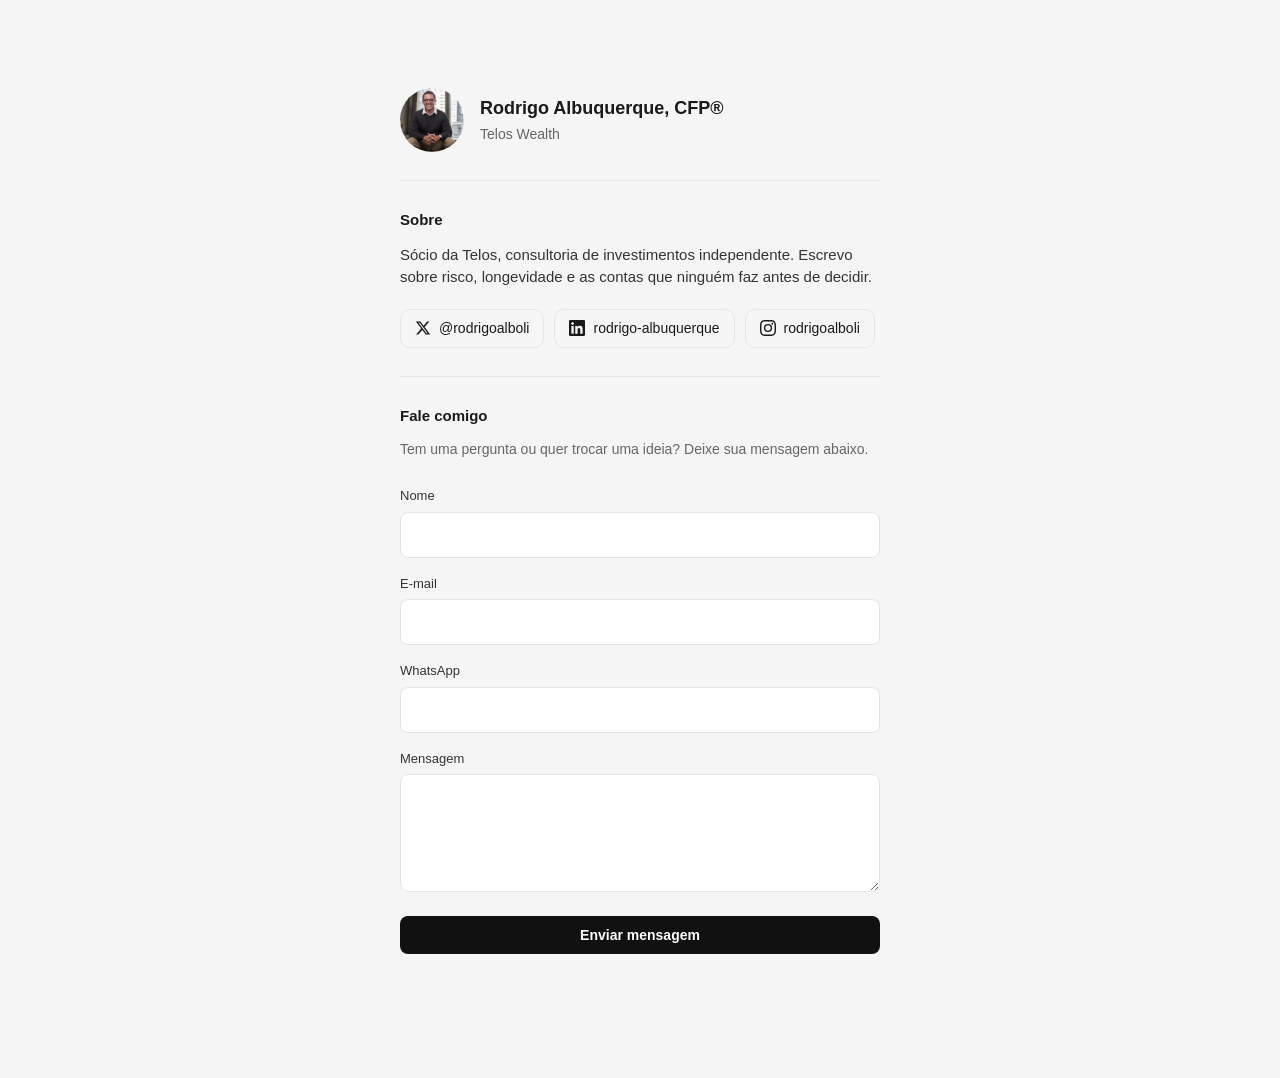
<file: index.html>
<!DOCTYPE html>
<html lang="pt-BR">
<head>
  <meta charset="UTF-8" />
  <meta name="viewport" content="width=device-width, initial-scale=1.0" />
  <title>Rodrigo Albuquerque</title>
  <meta name="description" content="Rodrigo Albuquerque — Sócio da Telos, consultoria de investimentos independente." />
  <link rel="icon" href="data:,">
  <link rel="stylesheet" href="style.css" />
</head>
<body>
  <main class="card">
    <header class="profile">
      <img class="avatar" src="images/rodrigo.jpg" alt="Foto de Rodrigo Albuquerque" />
      <div class="profile-text">
        <h1>Rodrigo Albuquerque, CFP®</h1>
        <p class="title">Telos Wealth</p>
      </div>
    </header>

    <hr />

    <section>
      <h2>Sobre</h2>
      <p class="bio">
        Sócio da Telos, consultoria de investimentos independente. Escrevo sobre
        risco, longevidade e as contas que ninguém faz antes de decidir.
      </p>

      <div class="social-links">
        <a class="social-btn" href="https://x.com/rodrigoalboli" target="_blank" rel="noopener noreferrer">
          <svg viewBox="0 0 24 24" width="16" height="16" fill="currentColor" aria-hidden="true"><path d="M18.244 2.25h3.308l-7.227 8.26 8.502 11.24H16.17l-5.214-6.817L4.99 21.75H1.68l7.73-8.835L1.254 2.25H8.08l4.713 6.231zm-1.161 17.52h1.833L7.084 4.126H5.117z"/></svg>
          <span>@rodrigoalboli</span>
        </a>
        <a class="social-btn" href="https://www.linkedin.com/in/rodrigo-albuquerque-cfp%C2%AE-41a1ba90/" target="_blank" rel="noopener noreferrer">
          <svg viewBox="0 0 24 24" width="16" height="16" fill="currentColor" aria-hidden="true"><path d="M20.447 20.452h-3.554v-5.569c0-1.328-.027-3.037-1.852-3.037-1.853 0-2.136 1.446-2.136 2.939v5.667H9.351V9h3.414v1.561h.046c.477-.9 1.637-1.85 3.37-1.85 3.601 0 4.267 2.37 4.267 5.455v6.286zM5.337 7.433c-1.144 0-2.063-.926-2.063-2.065 0-1.138.92-2.063 2.063-2.063 1.14 0 2.064.925 2.064 2.063 0 1.139-.925 2.065-2.064 2.065zm1.782 13.019H3.555V9h3.564v11.452zM22.225 0H1.771C.792 0 0 .774 0 1.729v20.542C0 23.227.792 24 1.771 24h20.451C23.2 24 24 23.227 24 22.271V1.729C24 .774 23.2 0 22.222 0z"/></svg>
          <span>rodrigo-albuquerque</span>
        </a>
        <a class="social-btn" href="https://www.instagram.com/rodrigoalboli/" target="_blank" rel="noopener noreferrer">
          <svg viewBox="0 0 24 24" width="16" height="16" fill="currentColor" aria-hidden="true"><path d="M12 2.163c3.204 0 3.584.012 4.85.07 3.252.148 4.771 1.691 4.919 4.919.058 1.265.069 1.645.069 4.849 0 3.205-.012 3.584-.069 4.849-.149 3.225-1.664 4.771-4.919 4.919-1.266.058-1.644.07-4.85.07-3.204 0-3.584-.012-4.849-.07-3.26-.149-4.771-1.699-4.919-4.92-.058-1.265-.07-1.644-.07-4.849 0-3.204.013-3.583.07-4.849.149-3.227 1.664-4.771 4.919-4.919 1.266-.057 1.645-.069 4.849-.069zm0-2.163c-3.259 0-3.667.014-4.947.072-4.358.2-6.78 2.618-6.98 6.98-.059 1.281-.073 1.689-.073 4.948 0 3.259.014 3.668.072 4.948.2 4.358 2.618 6.78 6.98 6.98 1.281.058 1.689.072 4.948.072 3.259 0 3.668-.014 4.948-.072 4.354-.2 6.782-2.618 6.979-6.98.059-1.28.073-1.689.073-4.948 0-3.259-.014-3.667-.072-4.947-.196-4.354-2.617-6.78-6.979-6.98-1.281-.059-1.69-.073-4.949-.073zM12 5.838a6.162 6.162 0 100 12.324 6.162 6.162 0 000-12.324zM12 16a4 4 0 110-8 4 4 0 010 8zm6.406-11.845a1.44 1.44 0 100 2.881 1.44 1.44 0 000-2.881z"/></svg>
          <span>rodrigoalboli</span>
        </a>
      </div>
    </section>

    <hr />

    <section>
      <h2>Fale comigo</h2>
      <p class="contact-intro">Tem uma pergunta ou quer trocar uma ideia? Deixe sua mensagem abaixo.</p>

      <form
        id="contact-form"
        name="contact"
        method="POST"
        data-netlify="true"
        netlify-honeypot="bot-field"
      >
        <input type="hidden" name="form-name" value="contact" />
        <p class="hidden-field">
          <label>Não preencha este campo: <input name="bot-field" /></label>
        </p>

        <label for="name">Nome</label>
        <input type="text" id="name" name="name" required />

        <label for="email">E-mail</label>
        <input type="email" id="email" name="email" />

        <label for="whatsapp">WhatsApp</label>
        <input type="tel" id="whatsapp" name="whatsapp" />

        <label for="message">Mensagem</label>
        <textarea id="message" name="message" rows="4" required></textarea>

        <button type="submit">Enviar mensagem</button>
        <p id="form-status" class="form-status" role="status"></p>
      </form>
    </section>
  </main>

  <script src="script.js"></script>
</body>
</html>
</file>
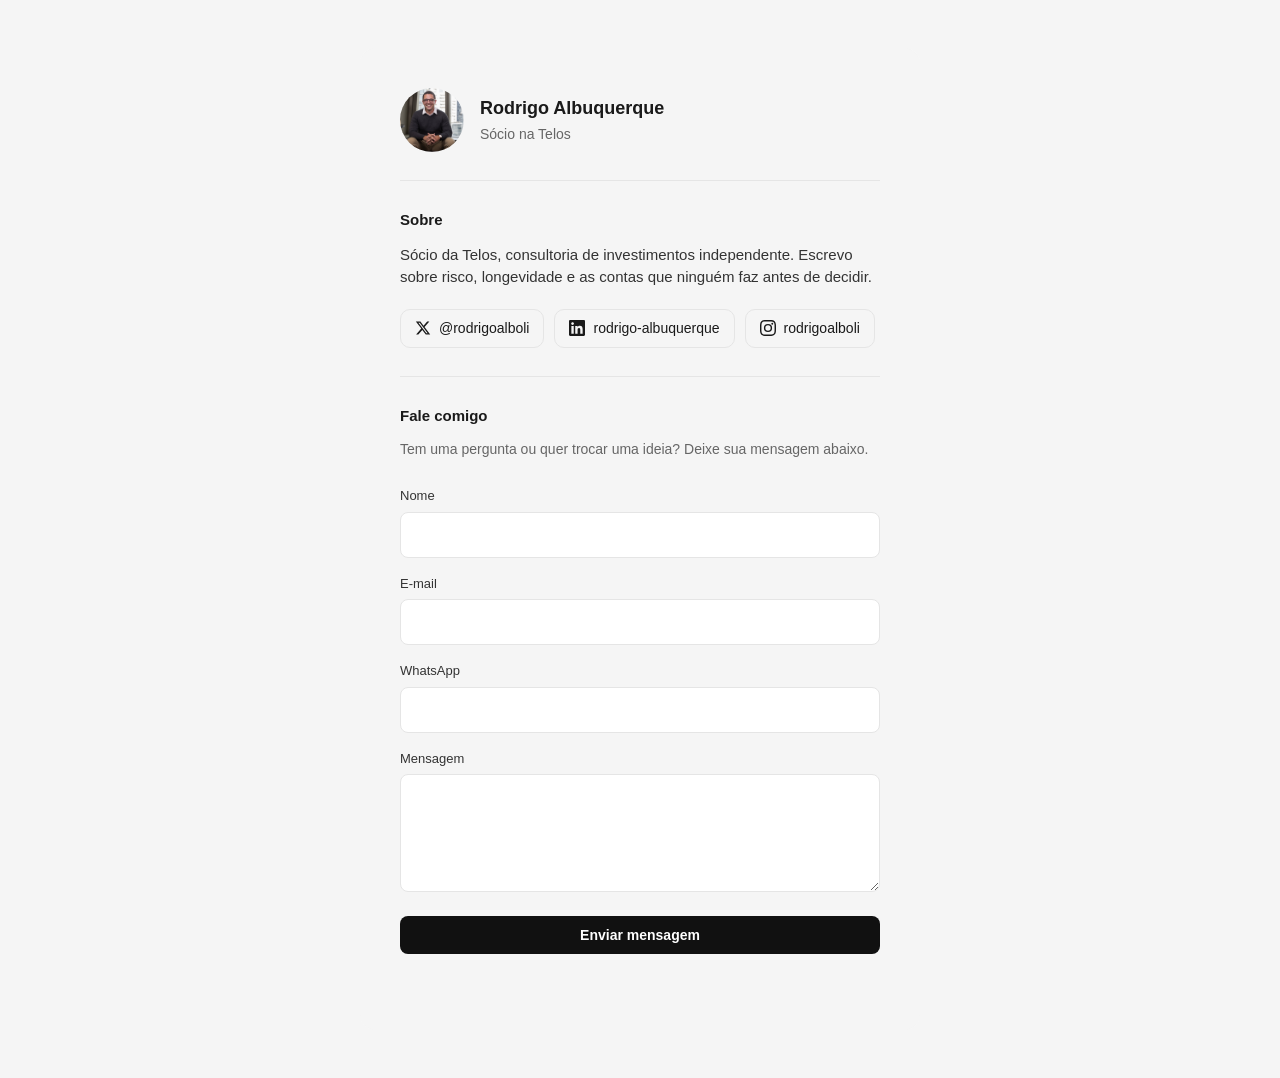
<file: rodrigo-albuquerque-site/index.html>
<!DOCTYPE html>
<html lang="pt-BR">
<head>
  <meta charset="UTF-8" />
  <meta name="viewport" content="width=device-width, initial-scale=1.0" />
  <title>Rodrigo Albuquerque</title>
  <meta name="description" content="Rodrigo Albuquerque — Sócio da Telos, consultoria de investimentos independente." />
  <link rel="icon" href="data:,">
  <link rel="stylesheet" href="style.css" />
</head>
<body>
  <main class="card">
    <header class="profile">
      <img class="avatar" src="images/rodrigo.jpg" alt="Foto de Rodrigo Albuquerque" />
      <div class="profile-text">
        <h1>Rodrigo Albuquerque</h1>
        <p class="title">Sócio na Telos</p>
      </div>
    </header>

    <hr />

    <section>
      <h2>Sobre</h2>
      <p class="bio">
        Sócio da Telos, consultoria de investimentos independente. Escrevo sobre
        risco, longevidade e as contas que ninguém faz antes de decidir.
      </p>

      <div class="social-links">
        <a class="social-btn" href="https://x.com/rodrigoalboli" target="_blank" rel="noopener noreferrer">
          <svg viewBox="0 0 24 24" width="16" height="16" fill="currentColor" aria-hidden="true"><path d="M18.244 2.25h3.308l-7.227 8.26 8.502 11.24H16.17l-5.214-6.817L4.99 21.75H1.68l7.73-8.835L1.254 2.25H8.08l4.713 6.231zm-1.161 17.52h1.833L7.084 4.126H5.117z"/></svg>
          <span>@rodrigoalboli</span>
        </a>
        <a class="social-btn" href="https://www.linkedin.com/in/rodrigo-albuquerque-cfp%C2%AE-41a1ba90/" target="_blank" rel="noopener noreferrer">
          <svg viewBox="0 0 24 24" width="16" height="16" fill="currentColor" aria-hidden="true"><path d="M20.447 20.452h-3.554v-5.569c0-1.328-.027-3.037-1.852-3.037-1.853 0-2.136 1.446-2.136 2.939v5.667H9.351V9h3.414v1.561h.046c.477-.9 1.637-1.85 3.37-1.85 3.601 0 4.267 2.37 4.267 5.455v6.286zM5.337 7.433c-1.144 0-2.063-.926-2.063-2.065 0-1.138.92-2.063 2.063-2.063 1.14 0 2.064.925 2.064 2.063 0 1.139-.925 2.065-2.064 2.065zm1.782 13.019H3.555V9h3.564v11.452zM22.225 0H1.771C.792 0 0 .774 0 1.729v20.542C0 23.227.792 24 1.771 24h20.451C23.2 24 24 23.227 24 22.271V1.729C24 .774 23.2 0 22.222 0z"/></svg>
          <span>rodrigo-albuquerque</span>
        </a>
        <a class="social-btn" href="https://www.instagram.com/rodrigoalboli/" target="_blank" rel="noopener noreferrer">
          <svg viewBox="0 0 24 24" width="16" height="16" fill="currentColor" aria-hidden="true"><path d="M12 2.163c3.204 0 3.584.012 4.85.07 3.252.148 4.771 1.691 4.919 4.919.058 1.265.069 1.645.069 4.849 0 3.205-.012 3.584-.069 4.849-.149 3.225-1.664 4.771-4.919 4.919-1.266.058-1.644.07-4.85.07-3.204 0-3.584-.012-4.849-.07-3.26-.149-4.771-1.699-4.919-4.92-.058-1.265-.07-1.644-.07-4.849 0-3.204.013-3.583.07-4.849.149-3.227 1.664-4.771 4.919-4.919 1.266-.057 1.645-.069 4.849-.069zm0-2.163c-3.259 0-3.667.014-4.947.072-4.358.2-6.78 2.618-6.98 6.98-.059 1.281-.073 1.689-.073 4.948 0 3.259.014 3.668.072 4.948.2 4.358 2.618 6.78 6.98 6.98 1.281.058 1.689.072 4.948.072 3.259 0 3.668-.014 4.948-.072 4.354-.2 6.782-2.618 6.979-6.98.059-1.28.073-1.689.073-4.948 0-3.259-.014-3.667-.072-4.947-.196-4.354-2.617-6.78-6.979-6.98-1.281-.059-1.69-.073-4.949-.073zM12 5.838a6.162 6.162 0 100 12.324 6.162 6.162 0 000-12.324zM12 16a4 4 0 110-8 4 4 0 010 8zm6.406-11.845a1.44 1.44 0 100 2.881 1.44 1.44 0 000-2.881z"/></svg>
          <span>rodrigoalboli</span>
        </a>
      </div>
    </section>

    <hr />

    <section>
      <h2>Fale comigo</h2>
      <p class="contact-intro">Tem uma pergunta ou quer trocar uma ideia? Deixe sua mensagem abaixo.</p>

      <form
        id="contact-form"
        name="contact"
        method="POST"
        data-netlify="true"
        netlify-honeypot="bot-field"
      >
        <input type="hidden" name="form-name" value="contact" />
        <p class="hidden-field">
          <label>Não preencha este campo: <input name="bot-field" /></label>
        </p>

        <label for="name">Nome</label>
        <input type="text" id="name" name="name" required />

        <label for="email">E-mail</label>
        <input type="email" id="email" name="email" />

        <label for="whatsapp">WhatsApp</label>
        <input type="tel" id="whatsapp" name="whatsapp" />

        <label for="message">Mensagem</label>
        <textarea id="message" name="message" rows="4" required></textarea>

        <button type="submit">Enviar mensagem</button>
        <p id="form-status" class="form-status" role="status"></p>
      </form>
    </section>
  </main>

  <script src="script.js"></script>
</body>
</html>
</file>
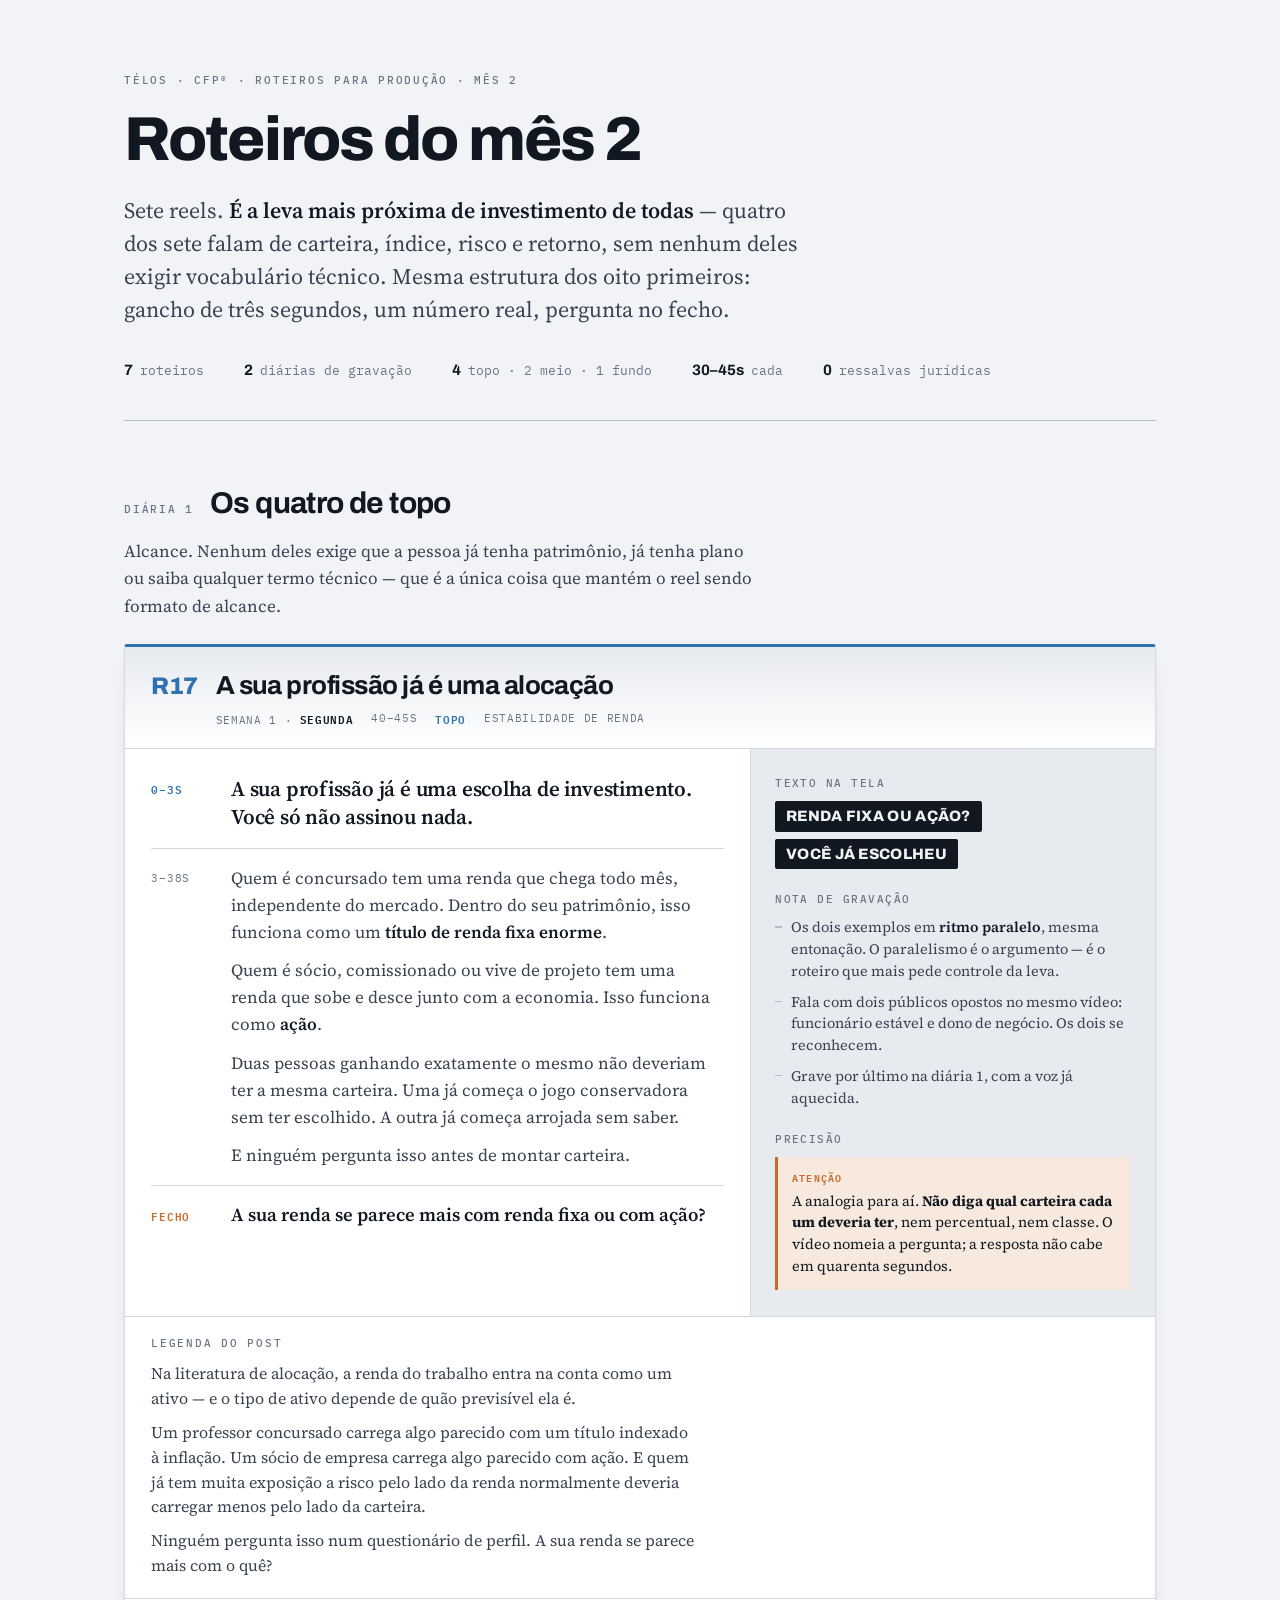
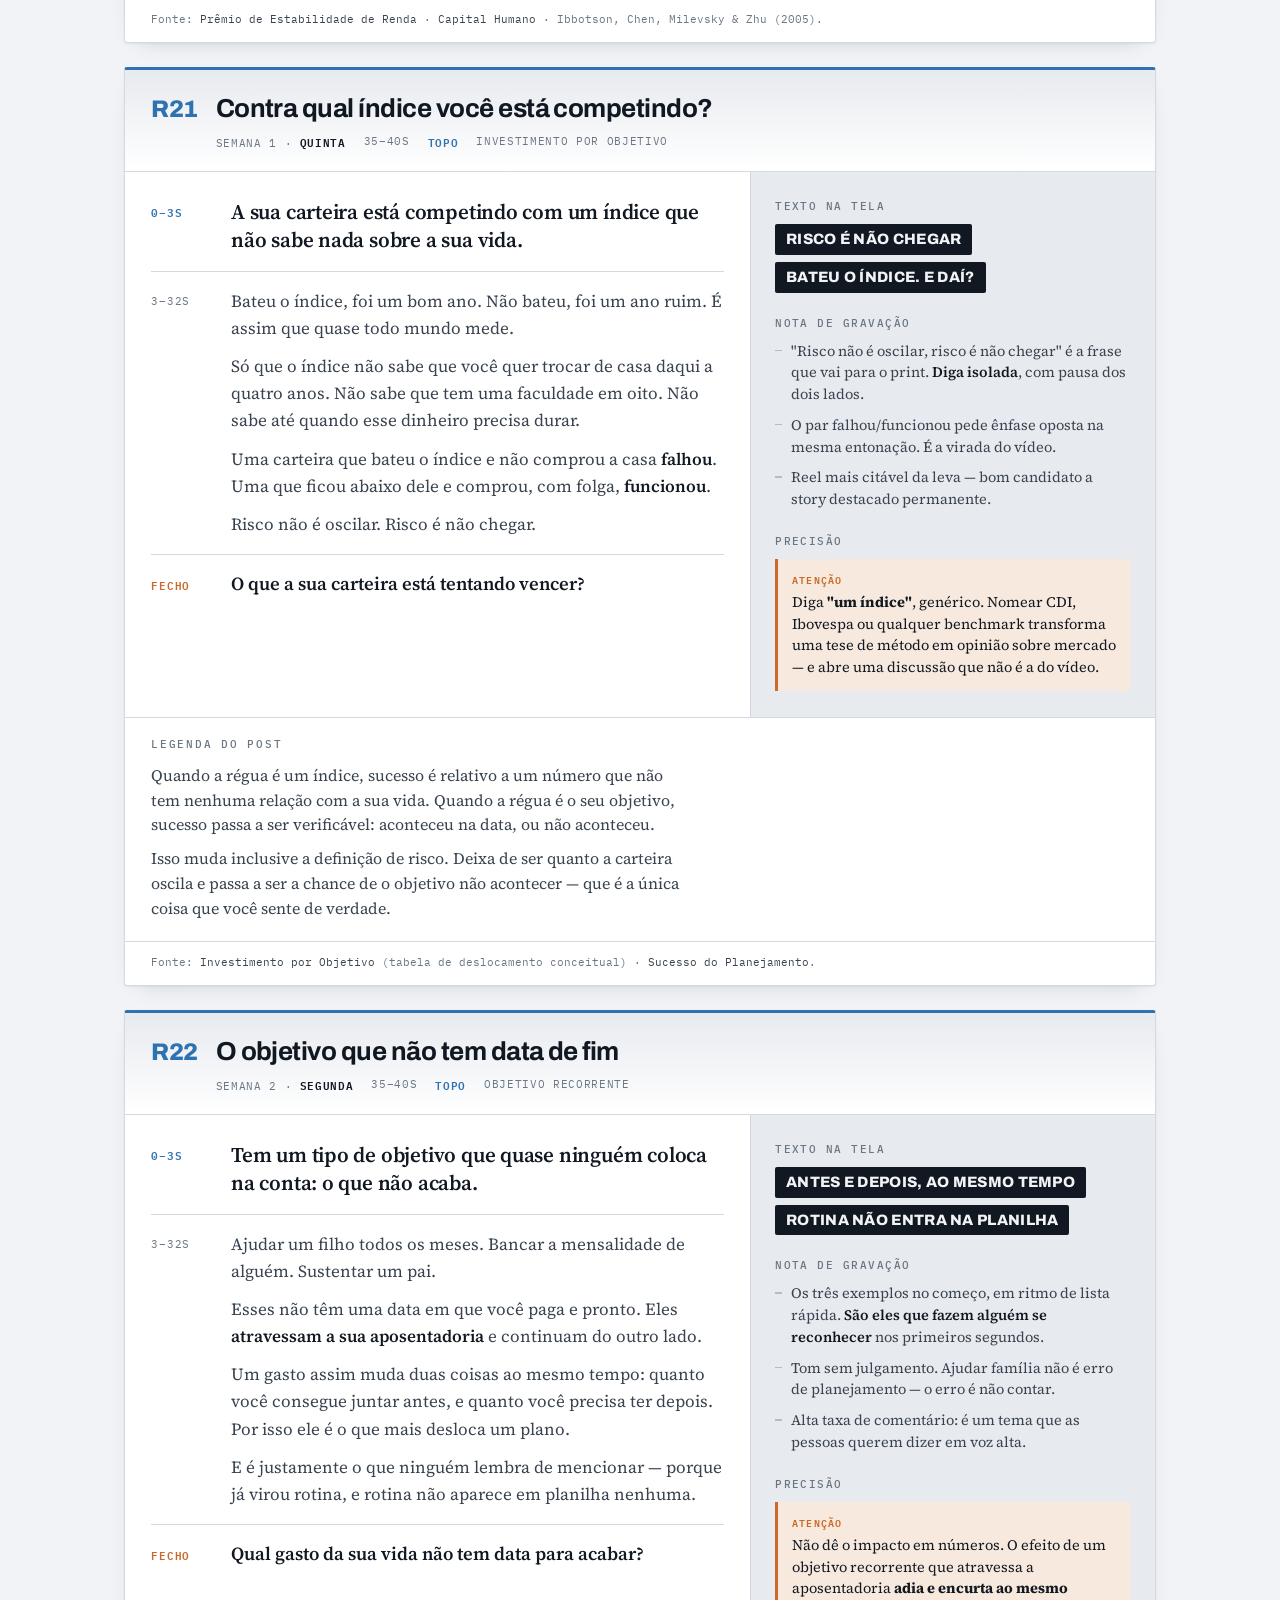
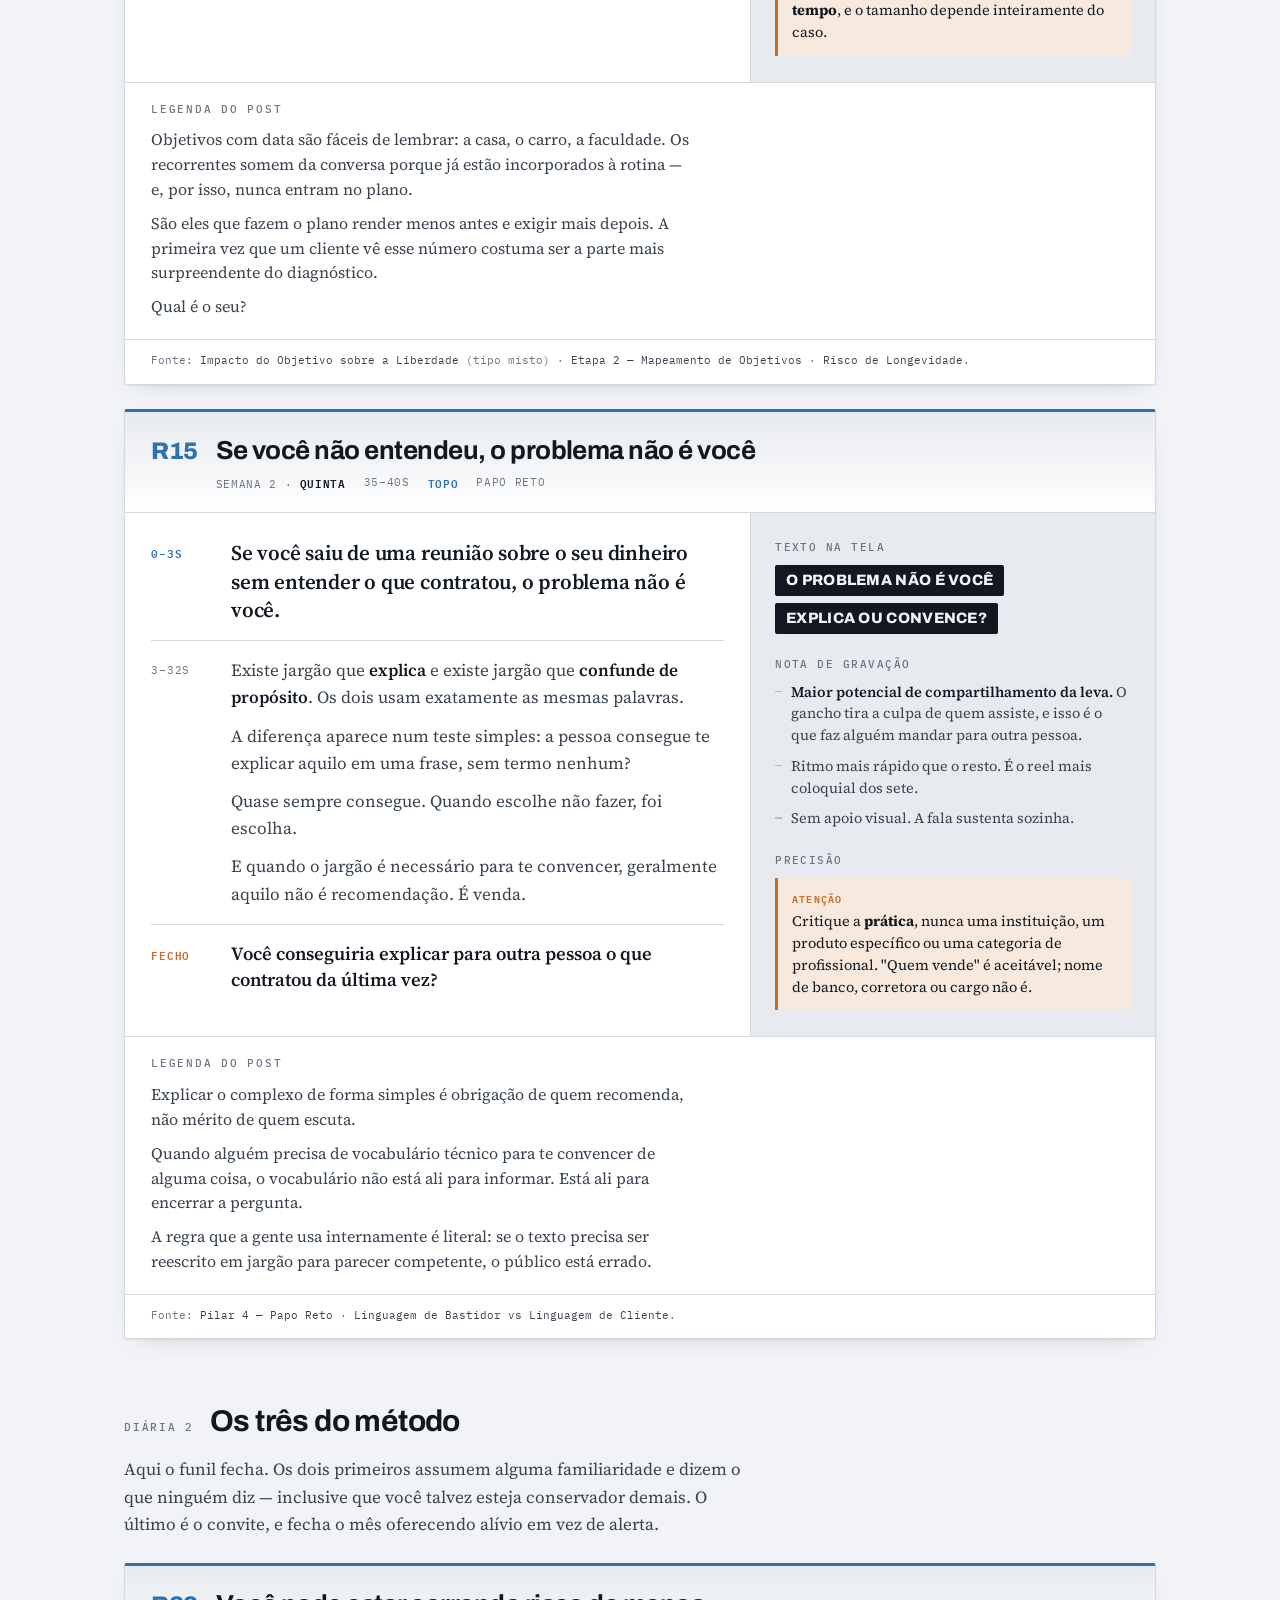
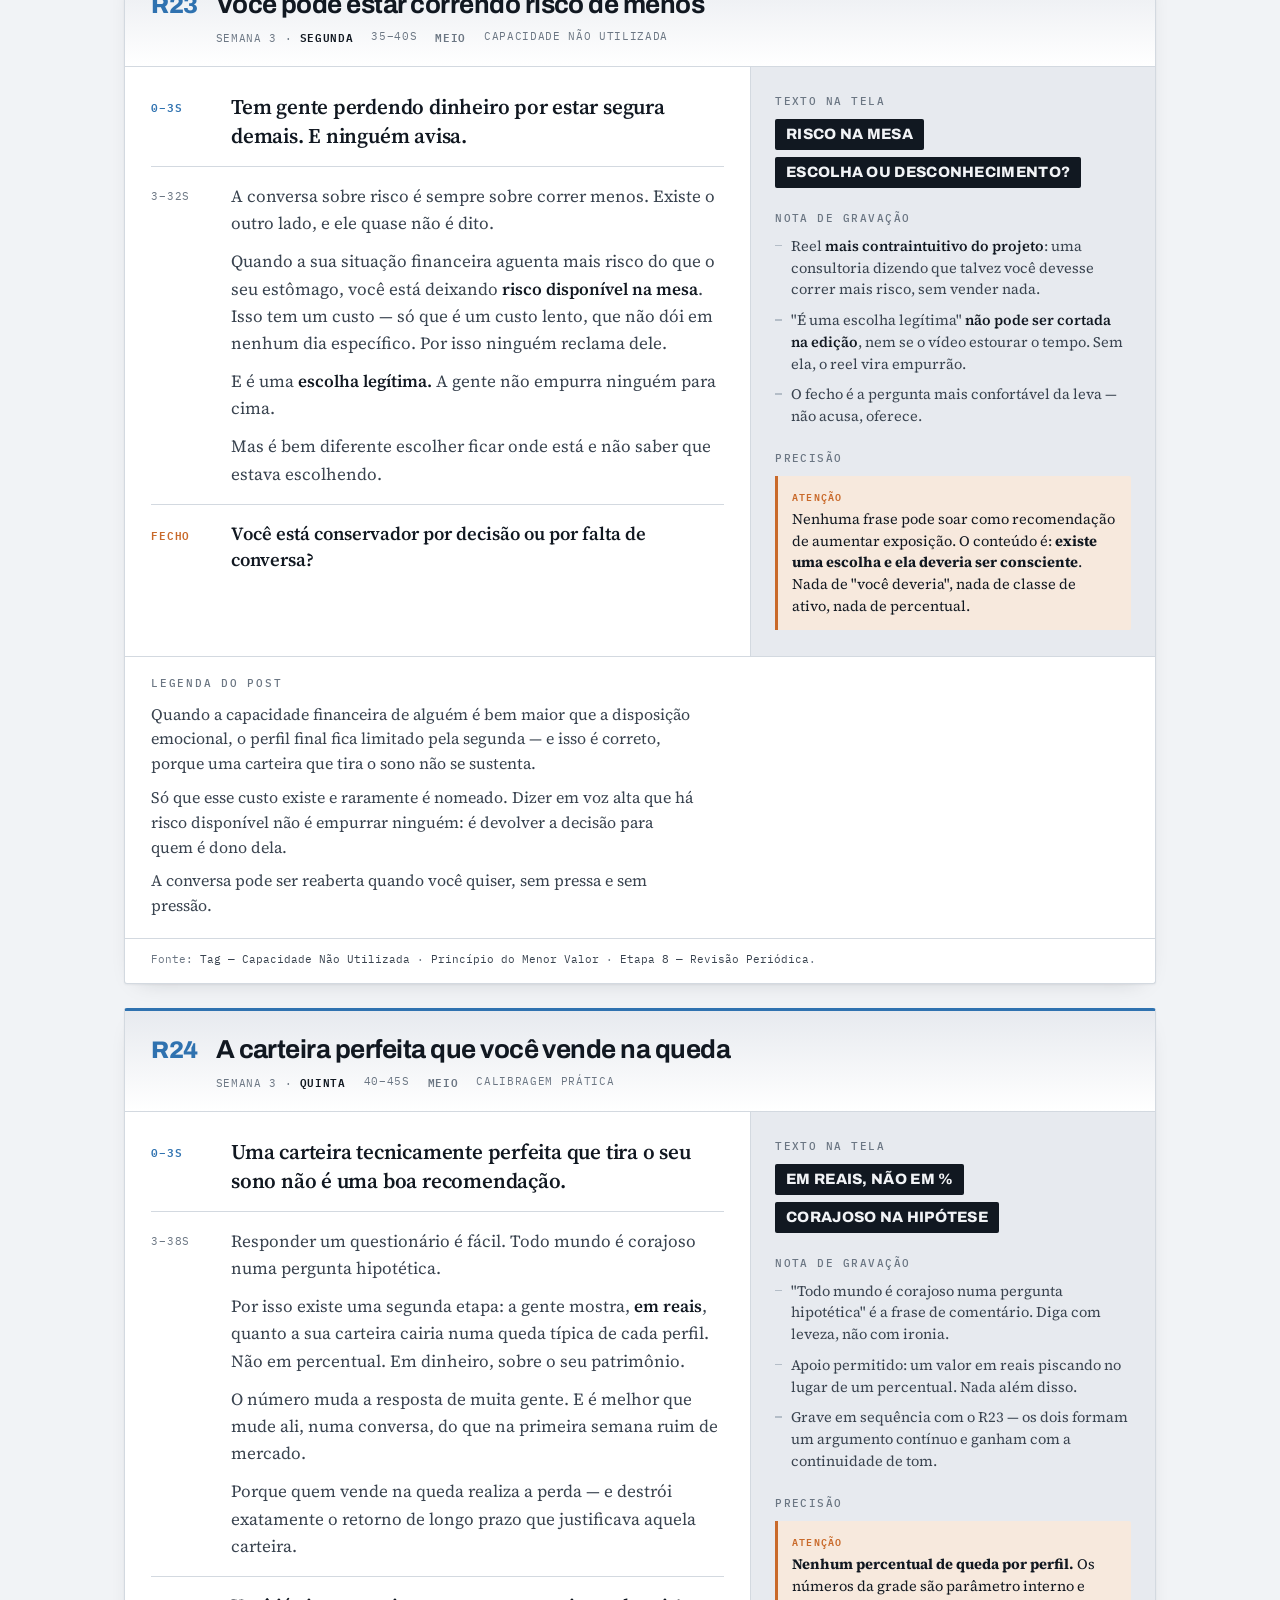
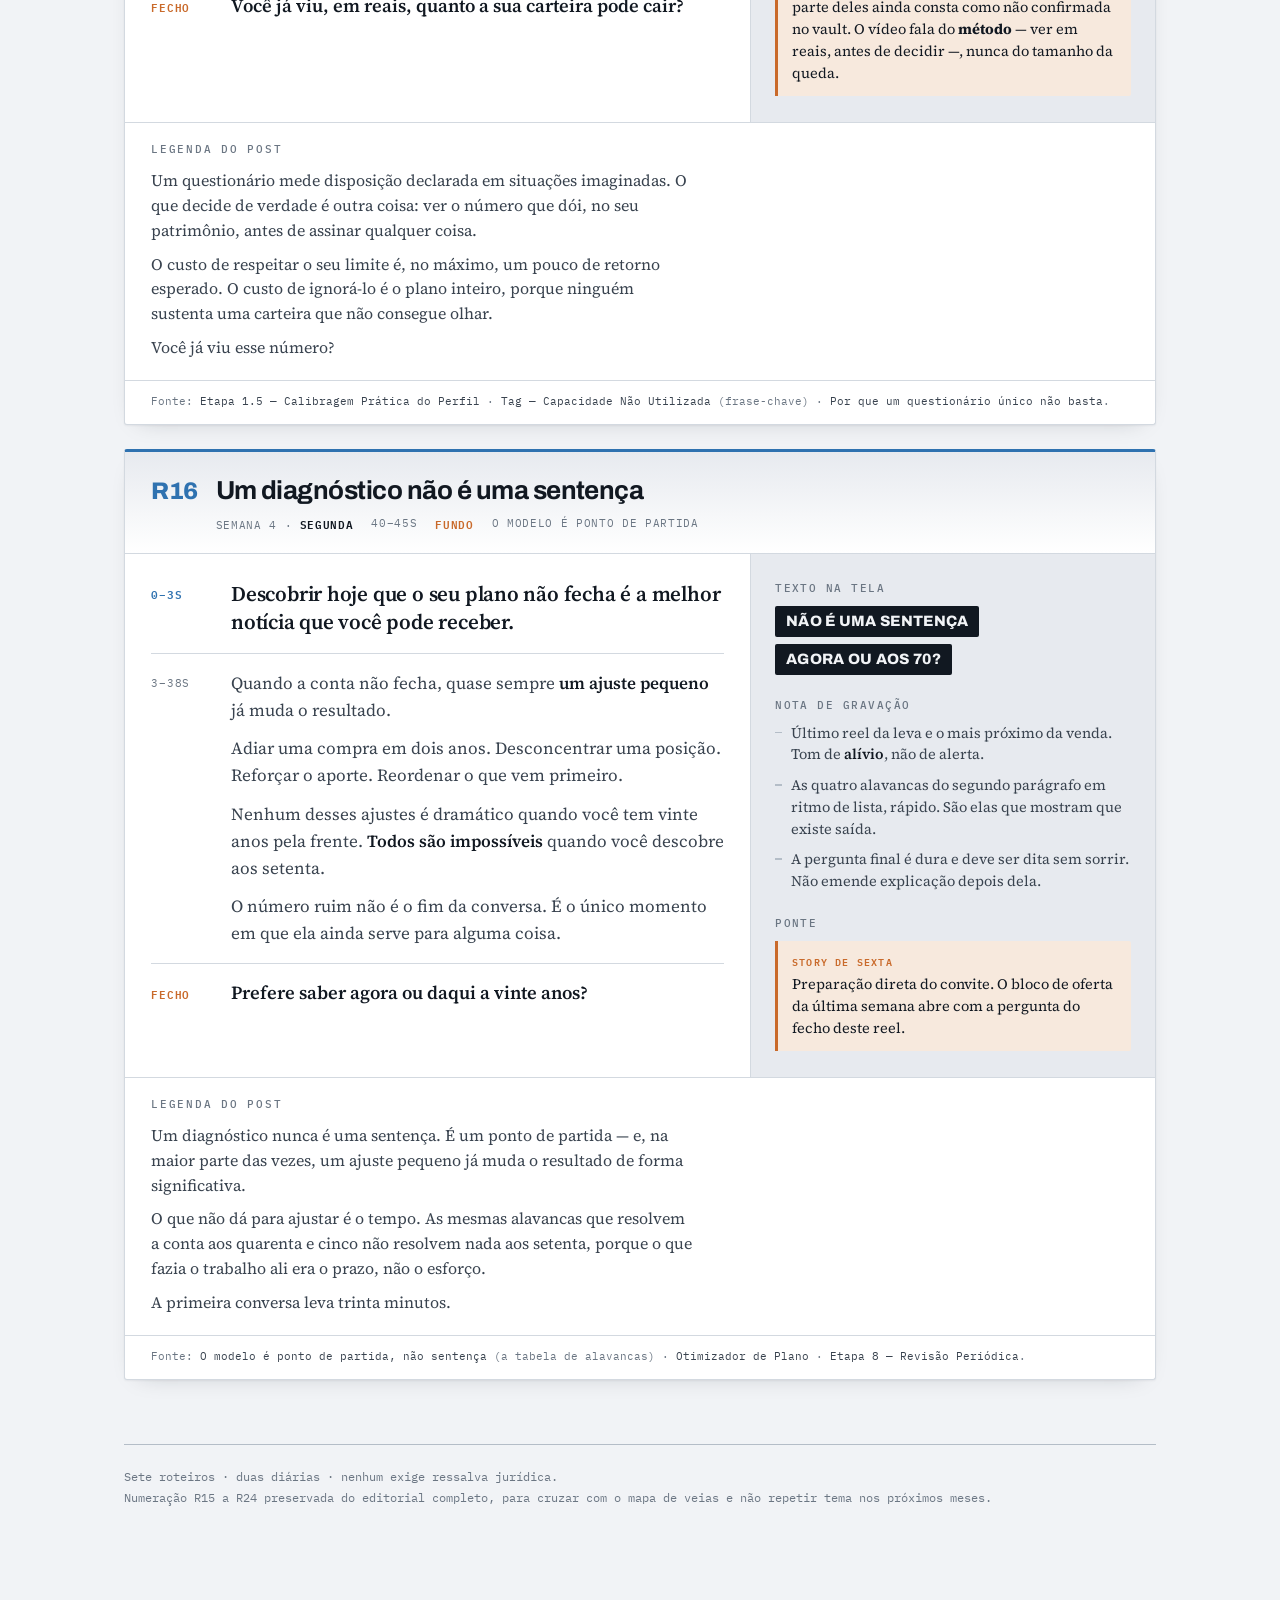
<file: dracaina2.html>
<!doctype html>
<html lang="pt-BR">
<head>
<meta charset="utf-8">
<meta name="viewport" content="width=device-width, initial-scale=1">
<title>Roteiros do Mês 2</title>
<meta name="description" content="Os sete roteiros de reel do segundo mes da Telos: gancho de tres segundos, fala completa marcada por tempo, texto na tela, notas de gravacao e legenda do post.">
<meta name="robots" content="noindex, nofollow">
<meta property="og:type" content="website">
<meta property="og:title" content="Roteiros do Mês 2">
<meta property="og:description" content="Roteiros de produção para os reels da Télos.">
<link rel="icon" href="data:image/svg+xml,%3Csvg xmlns='http://www.w3.org/2000/svg' viewBox='0 0 100 100'%3E%3Ctext y='.9em' font-size='90'%3E%F0%9F%8E%99%EF%B8%8F%3C/text%3E%3C/svg%3E">
<link rel="preconnect" href="https://fonts.googleapis.com">
<link rel="preconnect" href="https://fonts.gstatic.com" crossorigin>
<link rel="stylesheet" href="https://fonts.googleapis.com/css2?family=Archivo:wght@500;600;700;800&family=Source+Serif+4:opsz,wght@8..60,400;8..60,600&family=IBM+Plex+Mono:wght@400;500;600&display=swap">
<style>
  /* Reset */
  :root{color-scheme:light}
  html{-webkit-text-size-adjust:100%}
  body{margin:0}
  img{max-width:100%}
  [hidden]{display:none!important}

  :root{
    --paper:#F1F3F6; --surface:#FFFFFF; --surface-2:#E7EAEF;
    --ink:#111821; --ink-2:#39434F; --muted:#6B7683;
    --line:#D3D9E0; --line-strong:#B4BDC7;
    --reel:#2F72B0; --reel-soft:#E3EEF7;
    --story:#C96A2B; --story-soft:#F7E9DD;
    --topo:#2F72B0; --meio:#6B7683; --fundo:#C96A2B;
    --shadow:0 1px 2px rgba(17,24,33,.05), 0 8px 24px -16px rgba(17,24,33,.28);
    --f-display:"Archivo","Helvetica Neue",Arial,sans-serif;
    --f-body:"Source Serif 4",Georgia,"Times New Roman",serif;
    --f-mono:"IBM Plex Mono","SFMono-Regular",Menlo,monospace;
  }
  @media (prefers-color-scheme: dark){
    :root:not([data-theme="light"]){
      --paper:#0E141B; --surface:#161E27; --surface-2:#1E2833;
      --ink:#E8EDF3; --ink-2:#BEC8D3; --muted:#8A95A2;
      --line:#2A3540; --line-strong:#3B4854;
      --reel:#6BA9DC; --reel-soft:#172938;
      --story:#E29257; --story-soft:#2E1E12;
      --topo:#6BA9DC; --meio:#8A95A2; --fundo:#E29257;
      --shadow:0 1px 2px rgba(0,0,0,.4), 0 8px 24px -16px rgba(0,0,0,.8);
    }
  }
  :root[data-theme="dark"]{
    --paper:#0E141B; --surface:#161E27; --surface-2:#1E2833;
    --ink:#E8EDF3; --ink-2:#BEC8D3; --muted:#8A95A2;
    --line:#2A3540; --line-strong:#3B4854;
    --reel:#6BA9DC; --reel-soft:#172938;
    --story:#E29257; --story-soft:#2E1E12;
    --topo:#6BA9DC; --meio:#8A95A2; --fundo:#E29257;
    --shadow:0 1px 2px rgba(0,0,0,.4), 0 8px 24px -16px rgba(0,0,0,.8);
  }

  *{box-sizing:border-box}
  body{background:var(--paper); color:var(--ink);
    font-family:var(--f-body); font-size:17px; line-height:1.62; -webkit-font-smoothing:antialiased}
  .wrap{max-width:1080px; margin:0 auto; padding:0 24px 96px}
  h1,h2,h3,h4{font-family:var(--f-display); text-wrap:balance; margin:0}
  p{margin:0}
  .eyebrow{font-family:var(--f-mono); font-size:11px; font-weight:500;
    letter-spacing:.16em; text-transform:uppercase; color:var(--muted)}

  header{padding:72px 0 38px; border-bottom:1px solid var(--line-strong)}
  header h1{font-size:clamp(38px,6vw,62px); font-weight:800; letter-spacing:-.03em;
    line-height:1.03; margin:18px 0 0; max-width:14ch}
  .thesis{font-size:clamp(18px,2.2vw,22px); color:var(--ink-2); margin-top:22px; max-width:63ch; line-height:1.5}
  .thesis b{color:var(--ink); font-weight:600}
  .facts{display:flex; flex-wrap:wrap; gap:10px 40px; margin-top:32px;
    font-family:var(--f-mono); font-size:12.5px; color:var(--muted)}
  .facts span b{font-family:var(--f-display); font-weight:700; font-size:15px;
    color:var(--ink); margin-right:7px; font-variant-numeric:tabular-nums}

  section{padding-top:58px}
  .sec-head{display:flex; align-items:baseline; gap:16px; flex-wrap:wrap}
  .sec-head h2{font-size:clamp(23px,3vw,30px); font-weight:700; letter-spacing:-.02em}
  .lede{color:var(--ink-2); max-width:70ch; margin-top:10px}

  .rules{display:grid; grid-template-columns:1fr 1fr; gap:16px; margin-top:24px}
  .panel{background:var(--surface); border:1px solid var(--line); border-radius:3px; padding:22px 24px 24px}
  .panel h3{font-size:17px; font-weight:700; margin-bottom:14px; letter-spacing:-.01em}
  .panel ul{margin:0; padding:0; list-style:none; display:flex; flex-direction:column; gap:12px}
  .panel li{font-size:15.5px; line-height:1.5; color:var(--ink-2); padding-left:20px; position:relative}
  .panel li::before{content:""; position:absolute; left:0; top:.62em; width:8px; height:1.5px; background:var(--line-strong)}
  .panel li b{color:var(--ink); font-weight:600}
  .panel.warn li::before{background:var(--story)}

  .tablewrap{overflow-x:auto; margin-top:24px; border:1px solid var(--line); border-radius:3px; background:var(--surface)}
  table{border-collapse:collapse; width:100%; min-width:620px}
  th,td{text-align:left; padding:13px 18px; border-bottom:1px solid var(--line); font-size:15px; vertical-align:top}
  th{font-family:var(--f-mono); font-size:10.5px; letter-spacing:.12em; text-transform:uppercase;
    color:var(--muted); font-weight:500; background:var(--surface-2)}
  tbody tr:last-child td{border-bottom:0}
  td.k{font-family:var(--f-mono); font-size:13px; color:var(--reel); font-weight:600; white-space:nowrap}
  td.w{color:var(--ink-2)}
  td.d{font-family:var(--f-mono); font-size:12.5px; color:var(--muted); white-space:nowrap}
  td.lay b{font-family:var(--f-mono); font-size:11px; letter-spacing:.08em; text-transform:uppercase}
  td.lay .t{color:var(--topo)} td.lay .m{color:var(--meio)} td.lay .f{color:var(--fundo)}

  .script{margin-top:24px; background:var(--surface); border:1px solid var(--line);
    border-radius:3px; box-shadow:var(--shadow); overflow:hidden; border-top:3px solid var(--reel)}
  .s-head{padding:20px 26px 18px; border-bottom:1px solid var(--line);
    background:linear-gradient(180deg,var(--surface-2),transparent);
    display:grid; grid-template-columns:auto 1fr; gap:18px; align-items:baseline}
  .s-num{font-family:var(--f-display); font-weight:800; font-size:24px; letter-spacing:-.02em;
    color:var(--reel); font-variant-numeric:tabular-nums}
  .s-head h3{font-size:clamp(20px,2.5vw,26px); font-weight:700; letter-spacing:-.02em; line-height:1.15}
  .s-meta{display:flex; flex-wrap:wrap; gap:8px 18px; margin-top:9px;
    font-family:var(--f-mono); font-size:11px; letter-spacing:.06em; text-transform:uppercase; color:var(--muted)}
  .s-meta b{color:var(--ink); font-weight:600}
  .s-meta .layer-t{color:var(--topo); font-weight:600}
  .s-meta .layer-m{color:var(--meio); font-weight:600}
  .s-meta .layer-f{color:var(--fundo); font-weight:600}

  .s-body{display:grid; grid-template-columns:minmax(0,1.55fr) minmax(0,1fr)}
  .falas{padding:8px 26px 26px; border-right:1px solid var(--line); min-width:0}
  .tec{padding:8px 24px 26px; background:var(--surface-2); min-width:0}

  .beat{padding:18px 0 0; display:grid; grid-template-columns:64px 1fr; gap:16px; align-items:start}
  .beat + .beat{border-top:1px solid var(--line); margin-top:16px; padding-top:16px}
  .tc{font-family:var(--f-mono); font-size:10.5px; letter-spacing:.08em; text-transform:uppercase;
    color:var(--muted); padding-top:5px; font-variant-numeric:tabular-nums}
  .beat.hook .tc{color:var(--reel); font-weight:600}
  .beat.hook .line{font-size:21px; line-height:1.35; font-weight:600; color:var(--ink); letter-spacing:-.01em}
  .beat.close .tc{color:var(--story); font-weight:600}
  .beat.close .line{font-size:18.5px; line-height:1.4; color:var(--ink); font-weight:600}
  .line{font-size:17px; line-height:1.6; color:var(--ink-2)}
  .line p + p{margin-top:11px}
  .line strong{color:var(--ink); font-weight:600}

  .tec h4{font-family:var(--f-mono); font-size:10.5px; letter-spacing:.14em; text-transform:uppercase;
    color:var(--muted); font-weight:500; margin:22px 0 9px}
  .tec h4:first-child{margin-top:18px}
  .onscreen{font-family:var(--f-display); font-weight:800; font-size:15px; letter-spacing:.02em;
    background:var(--ink); color:var(--paper); display:inline-block; padding:6px 11px; border-radius:2px; line-height:1.25}
  .onscreen + .onscreen{margin-top:7px}
  .tec p, .tec li{font-size:14.5px; line-height:1.5; color:var(--ink-2)}
  .tec ul{margin:0; padding:0; list-style:none; display:flex; flex-direction:column; gap:9px}
  .tec li{padding-left:16px; position:relative}
  .tec li::before{content:""; position:absolute; left:0; top:.62em; width:7px; height:1.5px; background:var(--line-strong)}
  .tec li b{color:var(--ink); font-weight:600}
  .flag{background:var(--story-soft); border-left:3px solid var(--story); padding:12px 14px; border-radius:0 2px 2px 0}
  .flag p{color:var(--ink); font-size:14.5px}
  .flag .fl{font-family:var(--f-mono); font-size:10px; letter-spacing:.12em; text-transform:uppercase;
    color:var(--story); font-weight:600; display:block; margin-bottom:5px}

  .s-caption{padding:18px 26px 20px; border-top:1px solid var(--line); background:var(--surface)}
  .s-caption .eyebrow{display:block; margin-bottom:9px}
  .s-caption p{font-size:16px; line-height:1.55; color:var(--ink-2); max-width:68ch}
  .s-caption p + p{margin-top:9px}

  .source{padding:12px 26px 14px; border-top:1px solid var(--line);
    font-family:var(--f-mono); font-size:11px; color:var(--muted); line-height:1.6}
  .source em{font-style:normal; color:var(--ink-2)}

  footer{margin-top:64px; padding-top:22px; border-top:1px solid var(--line-strong);
    font-family:var(--f-mono); font-size:12px; color:var(--muted); line-height:1.7}

  @media (max-width:880px){
    .rules{grid-template-columns:1fr}
    .s-body{grid-template-columns:1fr}
    .falas{border-right:0; border-bottom:1px solid var(--line)}
    .s-head{grid-template-columns:1fr; gap:6px}
    .beat{grid-template-columns:1fr; gap:6px}
    body{font-size:16px}
  }
  @media (prefers-reduced-motion:reduce){*{animation:none!important; transition:none!important}}
  :focus-visible{outline:2px solid var(--reel); outline-offset:3px}
</style>
</head>
<body>

<div class="wrap">

<header>
  <div class="eyebrow">Télos · CFP® · Roteiros para produção · Mês 2</div>
  <h1>Roteiros do mês 2</h1>
  <p class="thesis">Sete reels. <b>É a leva mais próxima de investimento de todas</b> — quatro dos sete falam de carteira, índice, risco e retorno, sem nenhum deles exigir vocabulário técnico. Mesma estrutura dos oito primeiros: gancho de três segundos, um número real, pergunta no fecho.</p>
  <div class="facts">
    <span><b>7</b>roteiros</span>
    <span><b>2</b>diárias de gravação</span>
    <span><b>4</b>topo · 2 meio · 1 fundo</span>
    <span><b>30–45s</b>cada</span>
    <span><b>0</b>ressalvas jurídicas</span>
  </div>
</header>



<section id="diaria1">
  <div class="sec-head"><span class="eyebrow">Diária 1</span><h2>Os quatro de topo</h2></div>
  <p class="lede">Alcance. Nenhum deles exige que a pessoa já tenha patrimônio, já tenha plano ou saiba qualquer termo técnico — que é a única coisa que mantém o reel sendo formato de alcance.</p>

  <!-- R17 -->
  <article class="script">
    <div class="s-head">
      <div class="s-num">R17</div>
      <div>
        <h3>A sua profissão já é uma alocação</h3>
        <div class="s-meta"><span>Semana 1 · <b>segunda</b></span><span>40–45s</span><span class="layer-t">Topo</span><span>Estabilidade de renda</span></div>
      </div>
    </div>
    <div class="s-body">
      <div class="falas">
        <div class="beat hook"><div class="tc">0–3s</div><div class="line">A sua profissão já é uma escolha de investimento. Você só não assinou nada.</div></div>
        <div class="beat"><div class="tc">3–38s</div><div class="line">
          <p>Quem é concursado tem uma renda que chega todo mês, independente do mercado. Dentro do seu patrimônio, isso funciona como um <strong>título de renda fixa enorme</strong>.</p>
          <p>Quem é sócio, comissionado ou vive de projeto tem uma renda que sobe e desce junto com a economia. Isso funciona como <strong>ação</strong>.</p>
          <p>Duas pessoas ganhando exatamente o mesmo não deveriam ter a mesma carteira. Uma já começa o jogo conservadora sem ter escolhido. A outra já começa arrojada sem saber.</p>
          <p>E ninguém pergunta isso antes de montar carteira.</p>
        </div></div>
        <div class="beat close"><div class="tc">Fecho</div><div class="line">A sua renda se parece mais com renda fixa ou com ação?</div></div>
      </div>
      <div class="tec">
        <h4>Texto na tela</h4>
        <span class="onscreen">RENDA FIXA OU AÇÃO?</span>
        <span class="onscreen">VOCÊ JÁ ESCOLHEU</span>
        <h4>Nota de gravação</h4>
        <ul>
          <li>Os dois exemplos em <b>ritmo paralelo</b>, mesma entonação. O paralelismo é o argumento — é o roteiro que mais pede controle da leva.</li>
          <li>Fala com dois públicos opostos no mesmo vídeo: funcionário estável e dono de negócio. Os dois se reconhecem.</li>
          <li>Grave por último na diária 1, com a voz já aquecida.</li>
        </ul>
        <h4>Precisão</h4>
        <div class="flag"><span class="fl">Atenção</span><p>A analogia para aí. <b>Não diga qual carteira cada um deveria ter</b>, nem percentual, nem classe. O vídeo nomeia a pergunta; a resposta não cabe em quarenta segundos.</p></div>
      </div>
    </div>
    <div class="s-caption">
      <span class="eyebrow">Legenda do post</span>
      <p>Na literatura de alocação, a renda do trabalho entra na conta como um ativo — e o tipo de ativo depende de quão previsível ela é.</p>
      <p>Um professor concursado carrega algo parecido com um título indexado à inflação. Um sócio de empresa carrega algo parecido com ação. E quem já tem muita exposição a risco pelo lado da renda normalmente deveria carregar menos pelo lado da carteira.</p>
      <p>Ninguém pergunta isso num questionário de perfil. A sua renda se parece mais com o quê?</p>
    </div>
    <div class="source">Fonte: <em>Prêmio de Estabilidade de Renda</em> · <em>Capital Humano</em> · Ibbotson, Chen, Milevsky &amp; Zhu (2005).</div>
  </article>

  <!-- R21 -->
  <article class="script">
    <div class="s-head">
      <div class="s-num">R21</div>
      <div>
        <h3>Contra qual índice você está competindo?</h3>
        <div class="s-meta"><span>Semana 1 · <b>quinta</b></span><span>35–40s</span><span class="layer-t">Topo</span><span>Investimento por objetivo</span></div>
      </div>
    </div>
    <div class="s-body">
      <div class="falas">
        <div class="beat hook"><div class="tc">0–3s</div><div class="line">A sua carteira está competindo com um índice que não sabe nada sobre a sua vida.</div></div>
        <div class="beat"><div class="tc">3–32s</div><div class="line">
          <p>Bateu o índice, foi um bom ano. Não bateu, foi um ano ruim. É assim que quase todo mundo mede.</p>
          <p>Só que o índice não sabe que você quer trocar de casa daqui a quatro anos. Não sabe que tem uma faculdade em oito. Não sabe até quando esse dinheiro precisa durar.</p>
          <p>Uma carteira que bateu o índice e não comprou a casa <strong>falhou</strong>. Uma que ficou abaixo dele e comprou, com folga, <strong>funcionou</strong>.</p>
          <p>Risco não é oscilar. Risco é não chegar.</p>
        </div></div>
        <div class="beat close"><div class="tc">Fecho</div><div class="line">O que a sua carteira está tentando vencer?</div></div>
      </div>
      <div class="tec">
        <h4>Texto na tela</h4>
        <span class="onscreen">RISCO É NÃO CHEGAR</span>
        <span class="onscreen">BATEU O ÍNDICE. E DAÍ?</span>
        <h4>Nota de gravação</h4>
        <ul>
          <li>"Risco não é oscilar, risco é não chegar" é a frase que vai para o print. <b>Diga isolada</b>, com pausa dos dois lados.</li>
          <li>O par falhou/funcionou pede ênfase oposta na mesma entonação. É a virada do vídeo.</li>
          <li>Reel mais citável da leva — bom candidato a story destacado permanente.</li>
        </ul>
        <h4>Precisão</h4>
        <div class="flag"><span class="fl">Atenção</span><p>Diga <b>"um índice"</b>, genérico. Nomear CDI, Ibovespa ou qualquer benchmark transforma uma tese de método em opinião sobre mercado — e abre uma discussão que não é a do vídeo.</p></div>
      </div>
    </div>
    <div class="s-caption">
      <span class="eyebrow">Legenda do post</span>
      <p>Quando a régua é um índice, sucesso é relativo a um número que não tem nenhuma relação com a sua vida. Quando a régua é o seu objetivo, sucesso passa a ser verificável: aconteceu na data, ou não aconteceu.</p>
      <p>Isso muda inclusive a definição de risco. Deixa de ser quanto a carteira oscila e passa a ser a chance de o objetivo não acontecer — que é a única coisa que você sente de verdade.</p>
    </div>
    <div class="source">Fonte: <em>Investimento por Objetivo</em> (tabela de deslocamento conceitual) · <em>Sucesso do Planejamento</em>.</div>
  </article>

  <!-- R22 -->
  <article class="script">
    <div class="s-head">
      <div class="s-num">R22</div>
      <div>
        <h3>O objetivo que não tem data de fim</h3>
        <div class="s-meta"><span>Semana 2 · <b>segunda</b></span><span>35–40s</span><span class="layer-t">Topo</span><span>Objetivo recorrente</span></div>
      </div>
    </div>
    <div class="s-body">
      <div class="falas">
        <div class="beat hook"><div class="tc">0–3s</div><div class="line">Tem um tipo de objetivo que quase ninguém coloca na conta: o que não acaba.</div></div>
        <div class="beat"><div class="tc">3–32s</div><div class="line">
          <p>Ajudar um filho todos os meses. Bancar a mensalidade de alguém. Sustentar um pai.</p>
          <p>Esses não têm uma data em que você paga e pronto. Eles <strong>atravessam a sua aposentadoria</strong> e continuam do outro lado.</p>
          <p>Um gasto assim muda duas coisas ao mesmo tempo: quanto você consegue juntar antes, e quanto você precisa ter depois. Por isso ele é o que mais desloca um plano.</p>
          <p>E é justamente o que ninguém lembra de mencionar — porque já virou rotina, e rotina não aparece em planilha nenhuma.</p>
        </div></div>
        <div class="beat close"><div class="tc">Fecho</div><div class="line">Qual gasto da sua vida não tem data para acabar?</div></div>
      </div>
      <div class="tec">
        <h4>Texto na tela</h4>
        <span class="onscreen">ANTES E DEPOIS, AO MESMO TEMPO</span>
        <span class="onscreen">ROTINA NÃO ENTRA NA PLANILHA</span>
        <h4>Nota de gravação</h4>
        <ul>
          <li>Os três exemplos no começo, em ritmo de lista rápida. <b>São eles que fazem alguém se reconhecer</b> nos primeiros segundos.</li>
          <li>Tom sem julgamento. Ajudar família não é erro de planejamento — o erro é não contar.</li>
          <li>Alta taxa de comentário: é um tema que as pessoas querem dizer em voz alta.</li>
        </ul>
        <h4>Precisão</h4>
        <div class="flag"><span class="fl">Atenção</span><p>Não dê o impacto em números. O efeito de um objetivo recorrente que atravessa a aposentadoria <b>adia e encurta ao mesmo tempo</b>, e o tamanho depende inteiramente do caso.</p></div>
      </div>
    </div>
    <div class="s-caption">
      <span class="eyebrow">Legenda do post</span>
      <p>Objetivos com data são fáceis de lembrar: a casa, o carro, a faculdade. Os recorrentes somem da conversa porque já estão incorporados à rotina — e, por isso, nunca entram no plano.</p>
      <p>São eles que fazem o plano render menos antes e exigir mais depois. A primeira vez que um cliente vê esse número costuma ser a parte mais surpreendente do diagnóstico.</p>
      <p>Qual é o seu?</p>
    </div>
    <div class="source">Fonte: <em>Impacto do Objetivo sobre a Liberdade</em> (tipo misto) · <em>Etapa 2 — Mapeamento de Objetivos</em> · <em>Risco de Longevidade</em>.</div>
  </article>

  <!-- R15 -->
  <article class="script">
    <div class="s-head">
      <div class="s-num">R15</div>
      <div>
        <h3>Se você não entendeu, o problema não é você</h3>
        <div class="s-meta"><span>Semana 2 · <b>quinta</b></span><span>35–40s</span><span class="layer-t">Topo</span><span>Papo reto</span></div>
      </div>
    </div>
    <div class="s-body">
      <div class="falas">
        <div class="beat hook"><div class="tc">0–3s</div><div class="line">Se você saiu de uma reunião sobre o seu dinheiro sem entender o que contratou, o problema não é você.</div></div>
        <div class="beat"><div class="tc">3–32s</div><div class="line">
          <p>Existe jargão que <strong>explica</strong> e existe jargão que <strong>confunde de propósito</strong>. Os dois usam exatamente as mesmas palavras.</p>
          <p>A diferença aparece num teste simples: a pessoa consegue te explicar aquilo em uma frase, sem termo nenhum?</p>
          <p>Quase sempre consegue. Quando escolhe não fazer, foi escolha.</p>
          <p>E quando o jargão é necessário para te convencer, geralmente aquilo não é recomendação. É venda.</p>
        </div></div>
        <div class="beat close"><div class="tc">Fecho</div><div class="line">Você conseguiria explicar para outra pessoa o que contratou da última vez?</div></div>
      </div>
      <div class="tec">
        <h4>Texto na tela</h4>
        <span class="onscreen">O PROBLEMA NÃO É VOCÊ</span>
        <span class="onscreen">EXPLICA OU CONVENCE?</span>
        <h4>Nota de gravação</h4>
        <ul>
          <li><b>Maior potencial de compartilhamento da leva.</b> O gancho tira a culpa de quem assiste, e isso é o que faz alguém mandar para outra pessoa.</li>
          <li>Ritmo mais rápido que o resto. É o reel mais coloquial dos sete.</li>
          <li>Sem apoio visual. A fala sustenta sozinha.</li>
        </ul>
        <h4>Precisão</h4>
        <div class="flag"><span class="fl">Atenção</span><p>Critique a <b>prática</b>, nunca uma instituição, um produto específico ou uma categoria de profissional. "Quem vende" é aceitável; nome de banco, corretora ou cargo não é.</p></div>
      </div>
    </div>
    <div class="s-caption">
      <span class="eyebrow">Legenda do post</span>
      <p>Explicar o complexo de forma simples é obrigação de quem recomenda, não mérito de quem escuta.</p>
      <p>Quando alguém precisa de vocabulário técnico para te convencer de alguma coisa, o vocabulário não está ali para informar. Está ali para encerrar a pergunta.</p>
      <p>A regra que a gente usa internamente é literal: se o texto precisa ser reescrito em jargão para parecer competente, o público está errado.</p>
    </div>
    <div class="source">Fonte: <em>Pilar 4 — Papo Reto</em> · <em>Linguagem de Bastidor vs Linguagem de Cliente</em>.</div>
  </article>
</section>

<section id="diaria2">
  <div class="sec-head"><span class="eyebrow">Diária 2</span><h2>Os três do método</h2></div>
  <p class="lede">Aqui o funil fecha. Os dois primeiros assumem alguma familiaridade e dizem o que ninguém diz — inclusive que você talvez esteja conservador demais. O último é o convite, e fecha o mês oferecendo alívio em vez de alerta.</p>

  <!-- R23 -->
  <article class="script">
    <div class="s-head">
      <div class="s-num">R23</div>
      <div>
        <h3>Você pode estar correndo risco de menos</h3>
        <div class="s-meta"><span>Semana 3 · <b>segunda</b></span><span>35–40s</span><span class="layer-m">Meio</span><span>Capacidade não utilizada</span></div>
      </div>
    </div>
    <div class="s-body">
      <div class="falas">
        <div class="beat hook"><div class="tc">0–3s</div><div class="line">Tem gente perdendo dinheiro por estar segura demais. E ninguém avisa.</div></div>
        <div class="beat"><div class="tc">3–32s</div><div class="line">
          <p>A conversa sobre risco é sempre sobre correr menos. Existe o outro lado, e ele quase não é dito.</p>
          <p>Quando a sua situação financeira aguenta mais risco do que o seu estômago, você está deixando <strong>risco disponível na mesa</strong>. Isso tem um custo — só que é um custo lento, que não dói em nenhum dia específico. Por isso ninguém reclama dele.</p>
          <p>E é uma <strong>escolha legítima.</strong> A gente não empurra ninguém para cima.</p>
          <p>Mas é bem diferente escolher ficar onde está e não saber que estava escolhendo.</p>
        </div></div>
        <div class="beat close"><div class="tc">Fecho</div><div class="line">Você está conservador por decisão ou por falta de conversa?</div></div>
      </div>
      <div class="tec">
        <h4>Texto na tela</h4>
        <span class="onscreen">RISCO NA MESA</span>
        <span class="onscreen">ESCOLHA OU DESCONHECIMENTO?</span>
        <h4>Nota de gravação</h4>
        <ul>
          <li>Reel <b>mais contraintuitivo do projeto</b>: uma consultoria dizendo que talvez você devesse correr mais risco, sem vender nada.</li>
          <li>"É uma escolha legítima" <b>não pode ser cortada na edição</b>, nem se o vídeo estourar o tempo. Sem ela, o reel vira empurrão.</li>
          <li>O fecho é a pergunta mais confortável da leva — não acusa, oferece.</li>
        </ul>
        <h4>Precisão</h4>
        <div class="flag"><span class="fl">Atenção</span><p>Nenhuma frase pode soar como recomendação de aumentar exposição. O conteúdo é: <b>existe uma escolha e ela deveria ser consciente</b>. Nada de "você deveria", nada de classe de ativo, nada de percentual.</p></div>
      </div>
    </div>
    <div class="s-caption">
      <span class="eyebrow">Legenda do post</span>
      <p>Quando a capacidade financeira de alguém é bem maior que a disposição emocional, o perfil final fica limitado pela segunda — e isso é correto, porque uma carteira que tira o sono não se sustenta.</p>
      <p>Só que esse custo existe e raramente é nomeado. Dizer em voz alta que há risco disponível não é empurrar ninguém: é devolver a decisão para quem é dono dela.</p>
      <p>A conversa pode ser reaberta quando você quiser, sem pressa e sem pressão.</p>
    </div>
    <div class="source">Fonte: <em>Tag — Capacidade Não Utilizada</em> · <em>Princípio do Menor Valor</em> · <em>Etapa 8 — Revisão Periódica</em>.</div>
  </article>

  <!-- R24 -->
  <article class="script">
    <div class="s-head">
      <div class="s-num">R24</div>
      <div>
        <h3>A carteira perfeita que você vende na queda</h3>
        <div class="s-meta"><span>Semana 3 · <b>quinta</b></span><span>40–45s</span><span class="layer-m">Meio</span><span>Calibragem prática</span></div>
      </div>
    </div>
    <div class="s-body">
      <div class="falas">
        <div class="beat hook"><div class="tc">0–3s</div><div class="line">Uma carteira tecnicamente perfeita que tira o seu sono não é uma boa recomendação.</div></div>
        <div class="beat"><div class="tc">3–38s</div><div class="line">
          <p>Responder um questionário é fácil. Todo mundo é corajoso numa pergunta hipotética.</p>
          <p>Por isso existe uma segunda etapa: a gente mostra, <strong>em reais</strong>, quanto a sua carteira cairia numa queda típica de cada perfil. Não em percentual. Em dinheiro, sobre o seu patrimônio.</p>
          <p>O número muda a resposta de muita gente. E é melhor que mude ali, numa conversa, do que na primeira semana ruim de mercado.</p>
          <p>Porque quem vende na queda realiza a perda — e destrói exatamente o retorno de longo prazo que justificava aquela carteira.</p>
        </div></div>
        <div class="beat close"><div class="tc">Fecho</div><div class="line">Você já viu, em reais, quanto a sua carteira pode cair?</div></div>
      </div>
      <div class="tec">
        <h4>Texto na tela</h4>
        <span class="onscreen">EM REAIS, NÃO EM %</span>
        <span class="onscreen">CORAJOSO NA HIPÓTESE</span>
        <h4>Nota de gravação</h4>
        <ul>
          <li>"Todo mundo é corajoso numa pergunta hipotética" é a frase de comentário. Diga com leveza, não com ironia.</li>
          <li>Apoio permitido: um valor em reais piscando no lugar de um percentual. Nada além disso.</li>
          <li>Grave em sequência com o R23 — os dois formam um argumento contínuo e ganham com a continuidade de tom.</li>
        </ul>
        <h4>Precisão</h4>
        <div class="flag"><span class="fl">Atenção</span><p><b>Nenhum percentual de queda por perfil.</b> Os números da grade são parâmetro interno e parte deles ainda consta como não confirmada no vault. O vídeo fala do <b>método</b> — ver em reais, antes de decidir —, nunca do tamanho da queda.</p></div>
      </div>
    </div>
    <div class="s-caption">
      <span class="eyebrow">Legenda do post</span>
      <p>Um questionário mede disposição declarada em situações imaginadas. O que decide de verdade é outra coisa: ver o número que dói, no seu patrimônio, antes de assinar qualquer coisa.</p>
      <p>O custo de respeitar o seu limite é, no máximo, um pouco de retorno esperado. O custo de ignorá-lo é o plano inteiro, porque ninguém sustenta uma carteira que não consegue olhar.</p>
      <p>Você já viu esse número?</p>
    </div>
    <div class="source">Fonte: <em>Etapa 1.5 — Calibragem Prática do Perfil</em> · <em>Tag — Capacidade Não Utilizada</em> (frase-chave) · <em>Por que um questionário único não basta</em>.</div>
  </article>

  <!-- R16 -->
  <article class="script">
    <div class="s-head">
      <div class="s-num">R16</div>
      <div>
        <h3>Um diagnóstico não é uma sentença</h3>
        <div class="s-meta"><span>Semana 4 · <b>segunda</b></span><span>40–45s</span><span class="layer-f">Fundo</span><span>O modelo é ponto de partida</span></div>
      </div>
    </div>
    <div class="s-body">
      <div class="falas">
        <div class="beat hook"><div class="tc">0–3s</div><div class="line">Descobrir hoje que o seu plano não fecha é a melhor notícia que você pode receber.</div></div>
        <div class="beat"><div class="tc">3–38s</div><div class="line">
          <p>Quando a conta não fecha, quase sempre <strong>um ajuste pequeno</strong> já muda o resultado.</p>
          <p>Adiar uma compra em dois anos. Desconcentrar uma posição. Reforçar o aporte. Reordenar o que vem primeiro.</p>
          <p>Nenhum desses ajustes é dramático quando você tem vinte anos pela frente. <strong>Todos são impossíveis</strong> quando você descobre aos setenta.</p>
          <p>O número ruim não é o fim da conversa. É o único momento em que ela ainda serve para alguma coisa.</p>
        </div></div>
        <div class="beat close"><div class="tc">Fecho</div><div class="line">Prefere saber agora ou daqui a vinte anos?</div></div>
      </div>
      <div class="tec">
        <h4>Texto na tela</h4>
        <span class="onscreen">NÃO É UMA SENTENÇA</span>
        <span class="onscreen">AGORA OU AOS 70?</span>
        <h4>Nota de gravação</h4>
        <ul>
          <li>Último reel da leva e o mais próximo da venda. Tom de <b>alívio</b>, não de alerta.</li>
          <li>As quatro alavancas do segundo parágrafo em ritmo de lista, rápido. São elas que mostram que existe saída.</li>
          <li>A pergunta final é dura e deve ser dita sem sorrir. Não emende explicação depois dela.</li>
        </ul>
        <h4>Ponte</h4>
        <div class="flag"><span class="fl">Story de sexta</span><p>Preparação direta do convite. O bloco de oferta da última semana abre com a pergunta do fecho deste reel.</p></div>
      </div>
    </div>
    <div class="s-caption">
      <span class="eyebrow">Legenda do post</span>
      <p>Um diagnóstico nunca é uma sentença. É um ponto de partida — e, na maior parte das vezes, um ajuste pequeno já muda o resultado de forma significativa.</p>
      <p>O que não dá para ajustar é o tempo. As mesmas alavancas que resolvem a conta aos quarenta e cinco não resolvem nada aos setenta, porque o que fazia o trabalho ali era o prazo, não o esforço.</p>
      <p>A primeira conversa leva trinta minutos.</p>
    </div>
    <div class="source">Fonte: <em>O modelo é ponto de partida, não sentença</em> (a tabela de alavancas) · <em>Otimizador de Plano</em> · <em>Etapa 8 — Revisão Periódica</em>.</div>
  </article>
</section>

<footer>
  Sete roteiros · duas diárias · nenhum exige ressalva jurídica.<br>
  Numeração R15 a R24 preservada do editorial completo, para cruzar com o mapa de veias e não repetir tema nos próximos meses.
</footer>

</div>
</body>
</html>
</file>
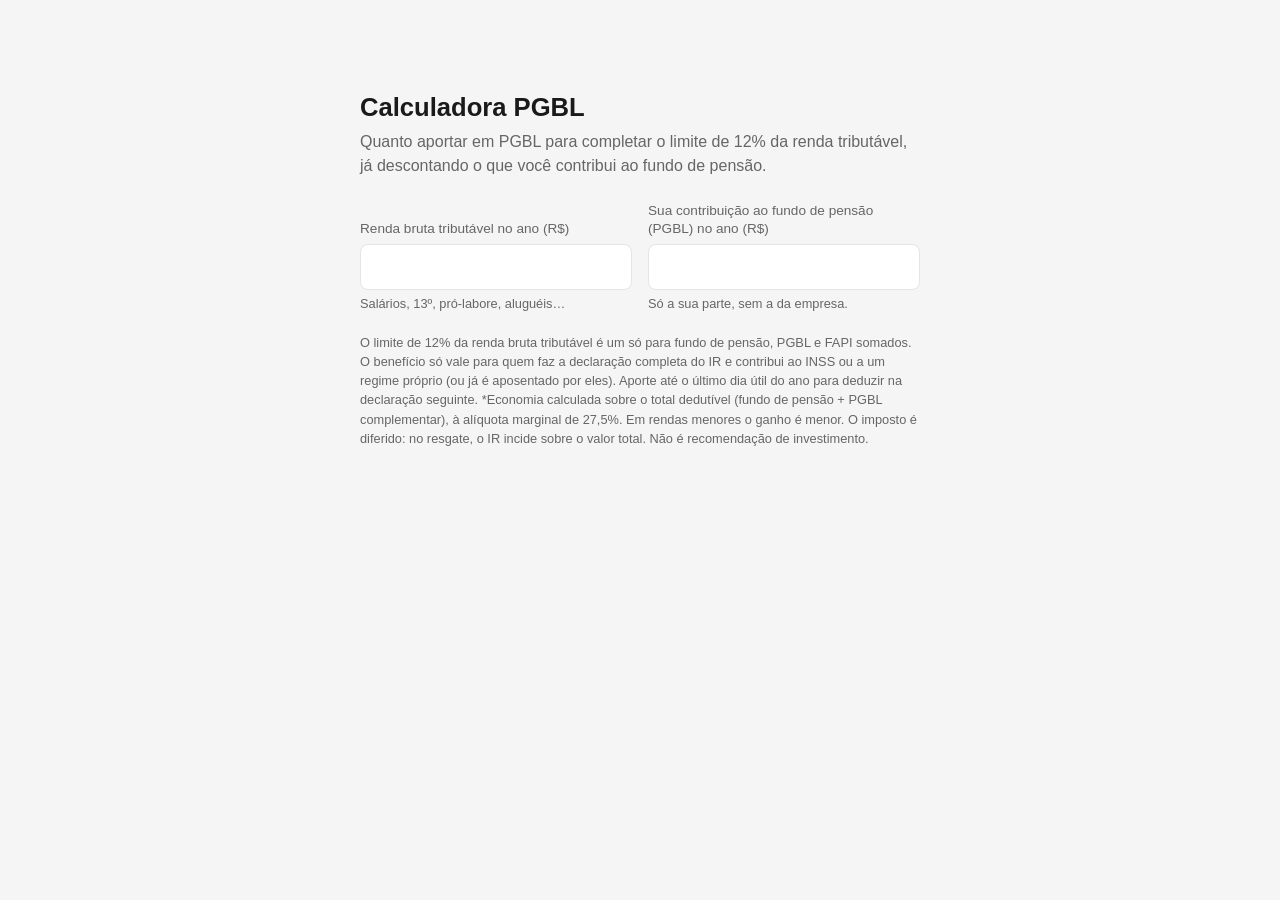
<file: pgbl.html>
<!DOCTYPE html>
<html lang="pt-BR">
<head>
  <meta charset="UTF-8" />
  <meta name="viewport" content="width=device-width, initial-scale=1.0" />
  <title>Calculadora PGBL</title>
  <meta name="description" content="Quanto aportar em PGBL para completar o limite de 12% da renda tributável, descontando o que você já contribui ao fundo de pensão." />
  <link rel="icon" href="data:,">
  <link rel="stylesheet" href="style.css" />
  <style>
    /* Mobile first: o base é o celular; telas maiores ajustam via min-width no fim */
    html { -webkit-text-size-adjust: 100%; }
    body { padding: 24px 16px; overflow-x: hidden; }
    .card { max-width: 640px; min-width: 0; padding: 0; }
    h1 { font-size: 1.4rem; margin: 0 0 4px; }
    .lead { font-size: 0.95rem; color: var(--muted); margin: 0 0 20px; }
    .grid { display: grid; grid-template-columns: 1fr; gap: 12px; }
    .field { min-width: 0; }
    label { display: block; font-size: 0.85rem; line-height: 1.3; color: var(--muted); margin: 0 0 6px; }
    .field input {
      display: block; width: 100%; min-width: 0; min-height: 46px; padding: 10px 12px;
      font: inherit; font-size: 16px; font-variant-numeric: tabular-nums; -webkit-appearance: none; appearance: none;
      border: 1px solid var(--border); border-radius: 8px; background: #fff;
      color: #000; -webkit-text-fill-color: #000; font-weight: 500;
    }
    .field input:focus { outline: 2px solid var(--accent); outline-offset: -1px; }
    .hint { font-size: 0.8rem; color: var(--muted); margin-top: 4px; }
    .result {
      margin-top: 20px; padding: 16px; border-radius: 12px; background: #fff; border: 1px solid var(--border); color: #000;
    }
    .result .label { font-size: 0.85rem; color: #333; }
    .result .big { font-size: 1.9rem; line-height: 1.2; font-weight: 700; font-variant-numeric: tabular-nums; margin: 2px 0 12px; overflow-wrap: anywhere; }
    .bar { height: 8px; border-radius: 4px; background: #eee; overflow: hidden; display: flex; margin: 0 0 12px; }
    .bar i { display: block; height: 100%; }
    .bar .used { background: #999; }
    .bar .todo { background: #111; }
    .stats { display: grid; grid-template-columns: 1fr; }
    .stats div { display: flex; justify-content: space-between; align-items: baseline; gap: 12px; padding: 8px 0; border-top: 1px solid var(--border); }
    .stats div span { font-size: 0.8rem; color: #333; }
    .stats div strong { font-size: 1rem; text-align: right; font-variant-numeric: tabular-nums; }
    .msg { font-size: 0.85rem; margin: 12px 0 0; color: #333; }
    .msg:empty { display: none; }
    .note { font-size: 0.8rem; color: var(--muted); margin-top: 20px; }
    .warn { color: #a15c00; }

    @media (min-width: 600px) {
      body { padding: 48px 16px; }
      .card { padding: 40px; }
      h1 { font-size: 1.6rem; }
      .lead { font-size: 1rem; margin-bottom: 24px; }
      /* Campos lado a lado; subgrid alinha os inputs mesmo com rótulos de alturas diferentes */
      .grid { grid-template-columns: 1fr 1fr; grid-template-rows: auto auto auto; gap: 0 16px; }
      .field { display: grid; grid-row: span 3; grid-template-rows: subgrid; }
      label { align-self: end; }
      .result { margin-top: 28px; padding: 24px; }
      .result .big { font-size: 2.2rem; margin-bottom: 16px; }
      .bar { margin-bottom: 16px; }
      .stats div { display: block; padding: 0; border: 0; }
      .stats div span { display: block; }
      .stats div strong { display: block; font-size: 1.25rem; text-align: left; }
      .msg { margin-top: 16px; }
    }
  </style>
</head>
<body>
  <main class="card">
    <h1>Calculadora PGBL</h1>
    <p class="lead">Quanto aportar em PGBL para completar o limite de 12% da renda tributável, já descontando o que você contribui ao fundo de pensão.</p>

    <form id="calc" class="grid" autocomplete="off" onsubmit="return false">
      <div class="field">
        <label for="income">Renda bruta tributável no ano (R$)</label>
        <input id="income" inputmode="decimal" value="" />
        <div class="hint">Salários, 13º, pró-labore, aluguéis…</div>
      </div>
      <div class="field">
        <label for="fund">Sua contribuição ao fundo de pensão (PGBL) no ano (R$)</label>
        <input id="fund" inputmode="decimal" value="" />
        <div class="hint">Só a sua parte, sem a da empresa.</div>
      </div>
    </form>

    <section class="result" id="result" hidden>
      <div class="label">Aporte em PGBL para completar o limite</div>
      <div class="big" id="pgbl">—</div>
      <div class="bar" aria-hidden="true"><i class="used" id="barUsed"></i><i class="todo" id="barTodo"></i></div>
      <div class="stats">
        <div><span>Economia de IR estimada</span><strong id="saving">—</strong></div>
      </div>
      <p class="msg" id="msg"></p>
    </section>

    <p class="note">
      O limite de 12% da renda bruta tributável é um só para fundo de pensão, PGBL e FAPI somados. O benefício só vale para quem faz a
      declaração completa do IR e contribui ao INSS ou a um regime próprio (ou já é aposentado por eles). Aporte até o último dia útil do ano
      para deduzir na declaração seguinte. *Economia calculada sobre o total dedutível (fundo de pensão + PGBL complementar), à alíquota marginal de 27,5%. Em rendas menores o ganho é menor.
      O imposto é diferido: no resgate, o IR incide sobre o valor total. Não é recomendação de investimento.
    </p>
  </main>

  <script>
    const $ = (id) => document.getElementById(id);
    const brl = new Intl.NumberFormat("pt-BR", { style: "currency", currency: "BRL" });
    const LIMIT = 0.12, RATE = 0.275;

    function parseNum(s) {
      s = String(s).trim().replace(/[R$\s]/g, "");
      if (s === "") return 0;
      if (s.includes(",") || /^\d{1,3}(\.\d{3})+$/.test(s)) s = s.replace(/\./g, "").replace(",", ".");
      const n = parseFloat(s);
      return Number.isFinite(n) ? n : NaN;
    }

    function compute() {
      const income = parseNum($("income").value);
      const fund = parseNum($("fund").value);

      if ([income, fund].some(Number.isNaN) || income <= 0 || fund < 0) {
        $("result").hidden = true;
        return;
      }

      const limit = income * LIMIT;
      const usedDeductible = Math.min(fund, limit);
      const pgbl = Math.max(0, limit - fund);
      const excess = Math.max(0, fund - limit);

      $("pgbl").textContent = pgbl > 0 ? brl.format(pgbl) : "R$ 0,00 — limite atingido";
      $("saving").textContent = brl.format((usedDeductible + pgbl) * RATE);

      $("barUsed").style.width = (usedDeductible / limit) * 100 + "%";
      $("barTodo").style.width = (pgbl / limit) * 100 + "%";

      const pctUsed = (fund / income) * 100;
      const pctFmt = pctUsed.toLocaleString("pt-BR", { maximumFractionDigits: 1 });
      if (excess > 0) {
        $("msg").innerHTML = `<span class="warn">Sua contribuição ao fundo já equivale a ${pctFmt}% da renda. Os ${brl.format(excess)} acima do limite não são dedutíveis, e um aporte em PGBL não teria benefício fiscal neste ano.</span>`;
      } else if (pgbl === 0) {
        $("msg").textContent = "Sua contribuição ao fundo de pensão já usa exatamente o limite de 12%.";
      } else {
        $("msg").textContent = `O fundo de pensão usa ${pctFmt}% da renda. Com o PGBL, você completa os 12% e deduz ${brl.format(limit)} no total.`;
      }

      $("result").hidden = false;
    }

    // Formata R$ ao sair do campo
    for (const id of ["income", "fund"]) {
      $(id).addEventListener("blur", () => {
        const n = parseNum($(id).value);
        if (!Number.isNaN(n)) $(id).value = n.toLocaleString("pt-BR", { minimumFractionDigits: 2, maximumFractionDigits: 2 });
      });
    }
    $("calc").addEventListener("input", compute);
    compute();
  </script>
</body>
</html>
</file>
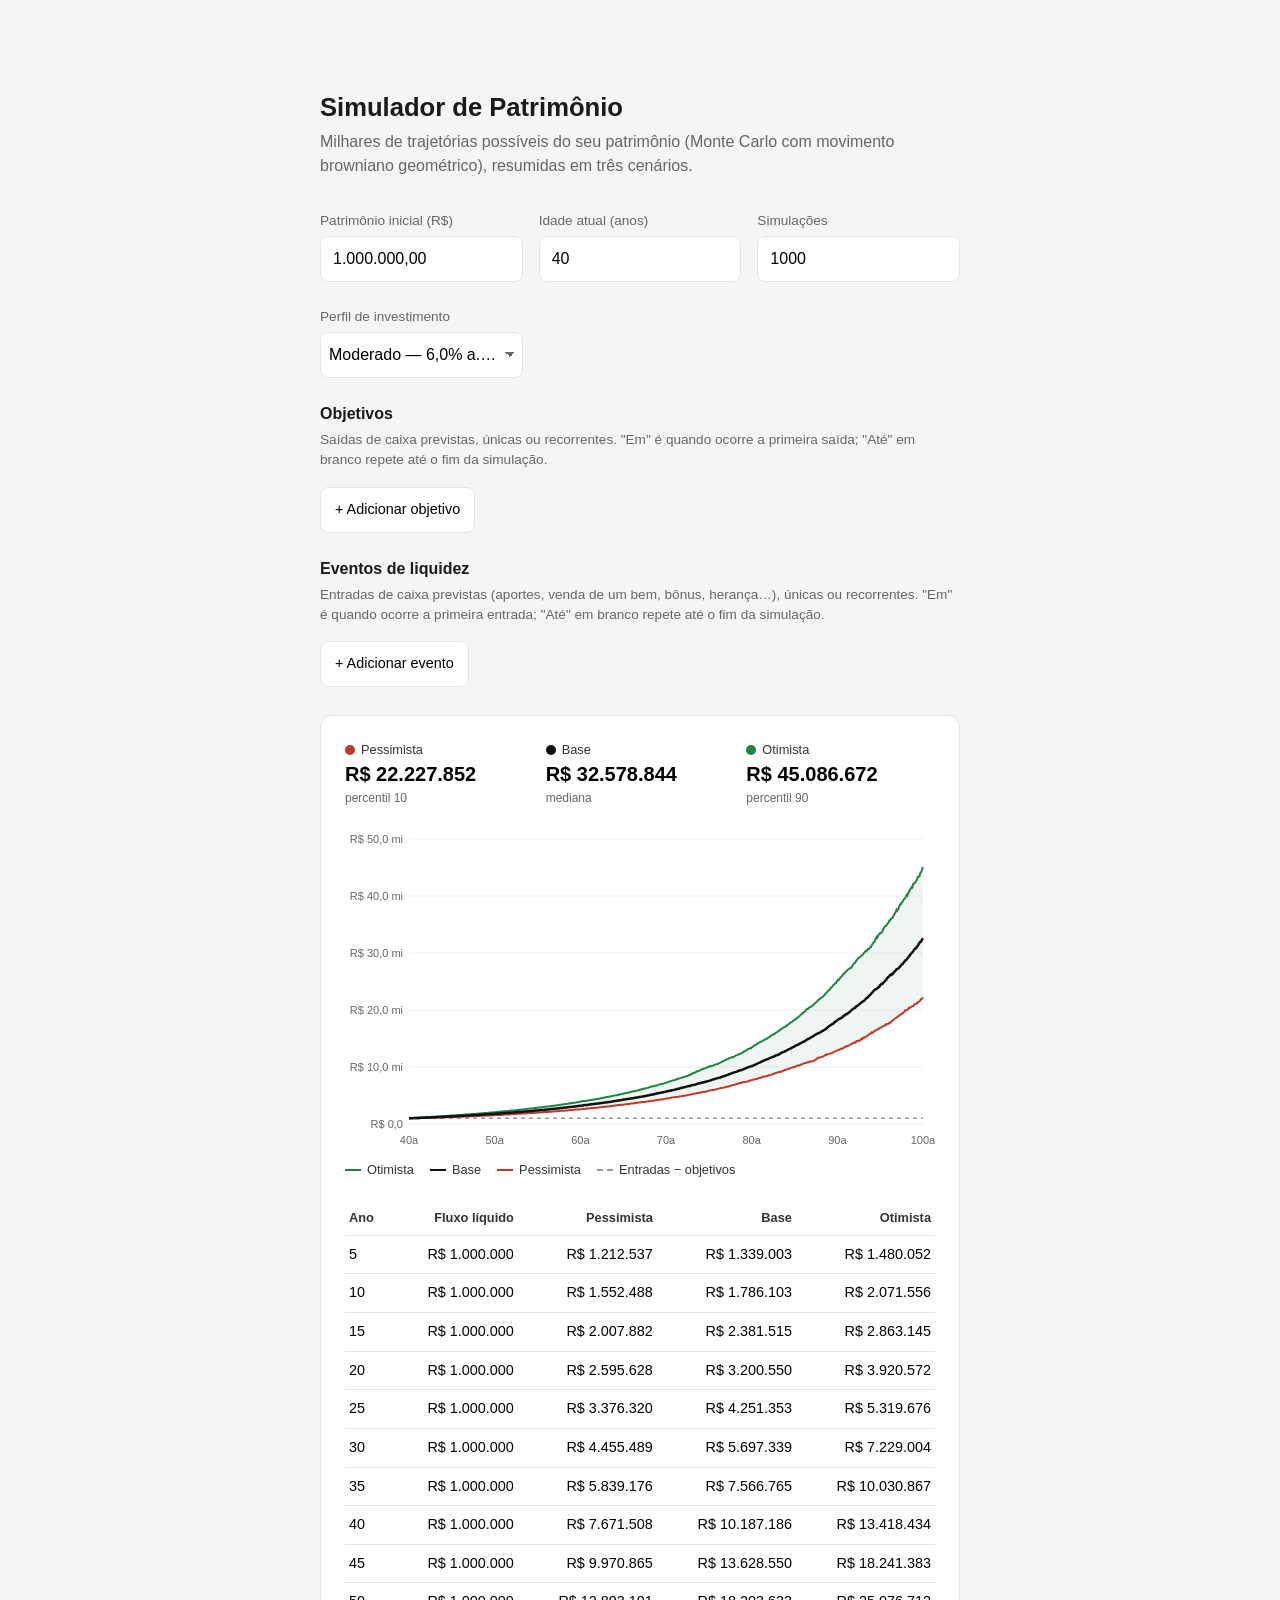
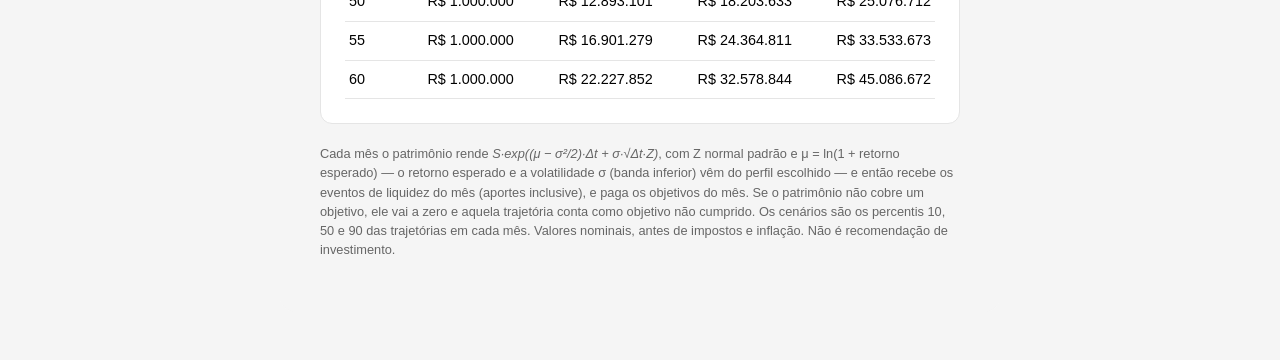
<file: simuladorpatrimonio.html>
<!DOCTYPE html>
<html lang="pt-BR">
<head>
  <meta charset="UTF-8" />
  <meta name="viewport" content="width=device-width, initial-scale=1.0" />
  <title>Simulador de Patrimônio</title>
  <meta name="description" content="Simulação de Monte Carlo da evolução do patrimônio com movimento browniano geométrico: cenários pessimista, base e otimista." />
  <link rel="icon" href="data:,">
  <link rel="stylesheet" href="style.css" />
  <style>
    /* Mobile first: o base é o celular; telas maiores ajustam via min-width no fim */
    :root { --c-p10: #c0392b; --c-p50: #111111; --c-p90: #1e8449; }
    html { -webkit-text-size-adjust: 100%; }
    body { padding: 24px 16px; overflow-x: hidden; }
    .card { max-width: 720px; min-width: 0; padding: 0; }
    h1 { font-size: 1.4rem; margin: 0 0 4px; }
    .lead { font-size: 0.95rem; color: var(--muted); margin: 0 0 20px; }
    .grid { display: grid; grid-template-columns: 1fr 1fr; gap: 12px; align-items: end; }
    label { display: block; font-size: 0.85rem; line-height: 1.3; color: var(--muted); margin-bottom: 6px; }
    .field { min-width: 0; }
    .field input {
      display: block; width: 100%; min-width: 0; min-height: 46px; padding: 10px 12px;
      font: inherit; font-size: 16px; font-variant-numeric: tabular-nums; -webkit-appearance: none; appearance: none;
      border: 1px solid var(--border); border-radius: 8px; background: #fff;
      color: #000; -webkit-text-fill-color: #000; font-weight: 500;
    }
    .field input:focus { outline: 2px solid var(--accent); outline-offset: -1px; }
    .result {
      margin-top: 20px; padding: 16px; border-radius: 12px; background: #fff; border: 1px solid var(--border); color: #000;
    }
    .stats { display: grid; grid-template-columns: 1fr; margin-bottom: 16px; }
    .stats div { display: flex; justify-content: space-between; align-items: baseline; gap: 12px; padding: 8px 0; border-top: 1px solid var(--border); }
    .stats div:first-child { border-top: 0; padding-top: 0; }
    .stats div span { display: flex; align-items: center; gap: 6px; font-size: 0.8rem; color: #333; }
    .stats div strong { font-size: 1rem; text-align: right; font-variant-numeric: tabular-nums; }
    .stats div small { display: none; color: var(--muted); font-size: 0.75rem; }
    .dot { width: 10px; height: 10px; border-radius: 50%; flex-shrink: 0; }
    .chart { position: relative; }
    .chart svg { display: block; width: 100%; height: auto; touch-action: pan-y; }
    .chart text { font-size: 11px; fill: #666; font-variant-numeric: tabular-nums; }
    .tip {
      position: absolute; top: 0; pointer-events: none; background: #fff; border: 1px solid var(--border);
      border-radius: 8px; padding: 8px 10px; font-size: 0.8rem; font-variant-numeric: tabular-nums;
      box-shadow: 0 2px 8px rgba(0,0,0,.08); white-space: nowrap; max-width: 100%;
    }
    .tip b { display: block; margin-bottom: 2px; }
    .tip div { display: flex; align-items: center; gap: 6px; }
    .legend { display: flex; flex-wrap: wrap; gap: 4px 16px; font-size: 0.8rem; color: #333; margin-top: 8px; }
    .legend span { display: inline-flex; align-items: center; gap: 6px; }
    .legend i { width: 16px; height: 0; border-top: 2px solid; }
    .table-wrap { overflow-x: auto; -webkit-overflow-scrolling: touch; }
    table { width: 100%; border-collapse: collapse; margin-top: 12px; font-size: 0.8rem; font-variant-numeric: tabular-nums; }
    th, td { padding: 8px 2px; border-bottom: 1px solid var(--border); text-align: right; white-space: nowrap; }
    th:first-child, td:first-child { text-align: left; }
    th { font-weight: 600; color: #333; font-size: 0.75rem; white-space: normal; vertical-align: bottom; }
    .full { display: none; }
    caption { caption-side: top; text-align: right; font-size: 0.75rem; color: var(--muted); padding-bottom: 4px; }
    .note { font-size: 0.8rem; color: var(--muted); margin-top: 20px; }
    h2 { font-size: 1rem; margin: 24px 0 4px; }
    .sub { font-size: 0.85rem; color: var(--muted); margin: 0 0 12px; }
    /* Objetivo em duas linhas: descrição + valor / em, frequência, até, remover */
    .goal {
      display: grid; grid-template-columns: 1fr 1.4fr 1fr 40px; gap: 8px; align-items: end;
      padding: 12px 0; border-top: 1px solid var(--border);
    }
    .goal:first-child { border-top: 0; padding-top: 0; }
    .goal label { white-space: nowrap; }
    .goal .f-desc, .goal .f-val { grid-column: span 2; }
    .btn.add { width: 100%; margin-top: 4px; }
    .field select {
      display: block; width: 100%; min-width: 0; min-height: 46px; padding: 10px 8px; font: inherit; font-size: 16px;
      border: 1px solid var(--border); border-radius: 8px; background: #fff; color: #000;
      -webkit-appearance: none; appearance: none;
      background-image: linear-gradient(45deg, transparent 50%, #666 50%), linear-gradient(135deg, #666 50%, transparent 50%);
      background-position: right 12px center, right 7px center; background-size: 5px 5px; background-repeat: no-repeat;
      padding-right: 22px; text-overflow: ellipsis;
    }
    .field input:disabled { background: #f0f0f0; color: #999; -webkit-text-fill-color: #999; }
    .btn {
      min-height: 46px; padding: 0 14px; font: inherit; font-size: 0.9rem; border: 1px solid var(--border);
      border-radius: 8px; background: #fff; color: #000; cursor: pointer;
    }
    .btn.rm { padding: 0; font-size: 1.2rem; color: var(--muted); }
    .prob { font-size: 0.9rem; margin: -4px 0 16px; }
    .prob strong { font-variant-numeric: tabular-nums; }
    .warn { color: #a15c00; }
    .chart .goal-label { font-size: 10px; fill: #555; }

    @media (min-width: 600px) {
      body { padding: 48px 16px; }
      .card { padding: 40px; }
      h1 { font-size: 1.6rem; }
      .lead { font-size: 1rem; margin-bottom: 24px; }
      .grid { grid-template-columns: repeat(3, 1fr); gap: 16px; }
      /* Desktop: patrimônio, idade, simulações / perfil */
      .grid > .field { order: 2; }
      .grid > .f-top { order: 1; }
      .result { margin-top: 28px; padding: 24px; }
      .stats { grid-template-columns: repeat(3, 1fr); gap: 12px; margin-bottom: 20px; }
      .stats div, .stats div:first-child { display: block; padding: 0; border: 0; }
      .stats div strong { display: block; font-size: 1.25rem; text-align: left; }
      .stats div small { display: block; }
      .prob { margin-top: -8px; }
      table { margin-top: 20px; font-size: 0.9rem; }
      th, td { padding: 8px 4px; }
      th { font-size: 0.8rem; }
      .full { display: inline; }
      .short { display: none; }
      .btn.add { width: auto; }
    }
    /* Objetivo numa linha só quando há espaço para as seis colunas */
    @media (min-width: 800px) {
      .goal { grid-template-columns: 1.8fr 1.4fr 0.9fr 1.3fr 0.9fr 40px; padding: 0; margin-bottom: 8px; border: 0; }
      .goal .f-desc, .goal .f-val { grid-column: auto; }
      .goal label { display: none; }
      .goal:first-child label { display: block; }
    }
  </style>
</head>
<body>
  <main class="card">
    <h1>Simulador de Patrimônio</h1>
    <p class="lead">Milhares de trajetórias possíveis do seu patrimônio (Monte Carlo com movimento browniano geométrico), resumidas em três cenários.</p>

    <form id="sim" class="grid" autocomplete="off" onsubmit="return false">
      <div class="field f-top">
        <label for="pv">Patrimônio inicial (R$)</label>
        <input id="pv" inputmode="decimal" value="1.000.000,00" />
      </div>
      <div class="field f-top">
        <label for="age">Idade atual (anos)</label>
        <input id="age" inputmode="numeric" value="40" />
      </div>
      <div class="field">
        <label for="perfil">Perfil de investimento</label>
        <!-- value = "retorno esperado|volatilidade" (% a.a.); volatilidade = banda inferior do perfil -->
        <select id="perfil">
          <option value="5|0.5">Conservador — 5,0% a.a., vol. 0,5%</option>
          <option value="5.5|1.5">Moderado-Conservador — 5,5% a.a., vol. 1,5%</option>
          <option value="6|3.5" selected>Moderado — 6,0% a.a., vol. 3,5%</option>
          <option value="6.5|4.5">Moderado-Arrojado — 6,5% a.a., vol. 4,5%</option>
          <option value="7|6">Arrojado — 7,0% a.a., vol. 6,0%</option>
          <option value="7.5|8">Agressivo — 7,5% a.a., vol. 8,0%</option>
        </select>
      </div>
      <div class="field f-top">
        <label for="n">Simulações</label>
        <input id="n" inputmode="numeric" value="1000" />
      </div>
    </form>

    <h2>Objetivos</h2>
    <p class="sub">Saídas de caixa previstas, únicas ou recorrentes. "Em" é quando ocorre a primeira saída; "Até" em branco repete até o fim da simulação.</p>
    <div id="goals"></div>
    <button type="button" class="btn add" id="addGoal">+ Adicionar objetivo</button>
    <div class="sub warn" id="goalWarn" hidden></div>

    <h2>Eventos de liquidez</h2>
    <p class="sub">Entradas de caixa previstas (aportes, venda de um bem, bônus, herança…), únicas ou recorrentes. "Em" é quando ocorre a primeira entrada; "Até" em branco repete até o fim da simulação.</p>
    <div id="credits"></div>
    <button type="button" class="btn add" id="addCredit">+ Adicionar evento</button>
    <div class="sub warn" id="creditWarn" hidden></div>

    <section class="result" id="result" hidden>
      <div class="stats">
        <div><span><i class="dot" style="background: var(--c-p10)"></i>Pessimista</span><strong id="p10">—</strong><small>percentil 10</small></div>
        <div><span><i class="dot" style="background: var(--c-p50)"></i>Base</span><strong id="p50">—</strong><small>mediana</small></div>
        <div><span><i class="dot" style="background: var(--c-p90)"></i>Otimista</span><strong id="p90">—</strong><small>percentil 90</small></div>
      </div>
      <p class="prob" id="prob" hidden></p>

      <div class="chart" id="chart">
        <svg id="svg" role="img" aria-label="Evolução do patrimônio nos três cenários"></svg>
        <div class="tip" id="tip" hidden></div>
      </div>
      <div class="legend">
        <span><i style="border-color: var(--c-p90)"></i>Otimista</span>
        <span><i style="border-color: var(--c-p50)"></i>Base</span>
        <span><i style="border-color: var(--c-p10)"></i>Pessimista</span>
        <span><i style="border-color: #999; border-top-style: dashed"></i>Entradas − objetivos</span>
      </div>

      <div class="table-wrap">
        <table>
          <caption class="short">Valores em R$</caption>
          <thead><tr><th>Ano</th><th>Fluxo líquido</th><th>Pessimista</th><th>Base</th><th>Otimista</th></tr></thead>
          <tbody id="rows"></tbody>
        </table>
      </div>
    </section>

    <p class="note">
      Cada mês o patrimônio rende <em>S·exp((μ − σ²/2)·Δt + σ·√Δt·Z)</em>, com Z normal padrão e μ = ln(1 + retorno esperado) — o retorno esperado e a volatilidade σ (banda inferior) vêm do perfil escolhido —
      e então recebe os eventos de liquidez do mês (aportes inclusive), e paga os objetivos do mês. Se o patrimônio não cobre um objetivo, ele vai a zero
      e aquela trajetória conta como objetivo não cumprido. Os cenários são os percentis 10, 50 e 90 das trajetórias em cada mês.
      Valores nominais, antes de impostos e inflação.
      Não é recomendação de investimento.
    </p>
  </main>

  <script>
    const C = { p10: "#c0392b", p50: "#111111", p90: "#1e8449" };

    const $ = (id) => document.getElementById(id);
    const brl0 = new Intl.NumberFormat("pt-BR", { style: "currency", currency: "BRL", maximumFractionDigits: 0 });
    const brlShort = new Intl.NumberFormat("pt-BR", { style: "currency", currency: "BRL", notation: "compact", maximumFractionDigits: 1 });
    const numShort = new Intl.NumberFormat("pt-BR", { notation: "compact", maximumFractionDigits: 1 });

    function parseNum(s) {
      s = String(s).trim().replace(/[R$%\s]/g, "");
      if (s.includes(",") || /^\d{1,3}(\.\d{3})+$/.test(s)) s = s.replace(/\./g, "").replace(",", ".");
      const n = parseFloat(s);
      return Number.isFinite(n) ? n : NaN;
    }

    const esc = (s) => s.replace(/[&<>"]/g, (c) => `&#${c.charCodeAt(0)};`);

    // Normal padrão (Box–Muller, gerando dois valores por vez)
    let spare = null;
    function gauss() {
      if (spare !== null) { const z = spare; spare = null; return z; }
      let u = 0;
      while (u === 0) u = Math.random();
      const r = Math.sqrt(-2 * Math.log(u)), t = 2 * Math.PI * Math.random();
      spare = r * Math.sin(t);
      return r * Math.cos(t);
    }

    // Percentil com interpolação linear entre vizinhos
    function quantile(sorted, q) {
      const pos = (sorted.length - 1) * q, i = Math.floor(pos);
      return i + 1 < sorted.length ? sorted[i] + (sorted[i + 1] - sorted[i]) * (pos - i) : sorted[i];
    }

    // ---- Fluxos: objetivos (saídas, lista "goals") e eventos de liquidez (entradas, lista "credits") ----
    // As duas listas usam a mesma linha de campos; muda só o texto de exemplo e o rótulo do botão remover
    let goalSeq = 0;
    const LISTS = {
      goals: { ph: "Ex.: imóvel", rm: "Remover objetivo" },
      credits: { ph: "Ex.: venda de imóvel", rm: "Remover evento" },
    };
    // Frequência em meses (0 = ocorrência única)
    const FREQS = [[0, "Única"], [1, "Mensal"], [12, "Anual"], [24, "Cada 2 anos"], [36, "Cada 3 anos"], [60, "Cada 5 anos"], [120, "Cada 10 anos"]];
    const perLabel = (every) => ({ 0: "", 1: "/mês", 12: "/ano" })[every] ?? ` a cada ${every / 12} anos`;

    function addFlow(listId, desc = "", value = "", year = "", every = 0, until = "") {
      const id = ++goalSeq, row = document.createElement("div");
      row.className = "goal";
      row.innerHTML = `
        <div class="field f-desc"><label for="gd${id}">Descrição</label><input id="gd${id}" class="gd" placeholder="${LISTS[listId].ph}" /></div>
        <div class="field f-val"><label for="gv${id}">Valor (R$)</label><input id="gv${id}" class="gv money" inputmode="decimal" /></div>
        <div class="field"><label for="gy${id}">Em (anos)</label><input id="gy${id}" class="gy" inputmode="decimal" /></div>
        <div class="field"><label for="gf${id}">Frequência</label><select id="gf${id}" class="gf">
          ${FREQS.map(([v, l]) => `<option value="${v}">${l}</option>`).join("")}</select></div>
        <div class="field"><label for="ge${id}">Até (anos)</label><input id="ge${id}" class="ge" inputmode="decimal" placeholder="fim" /></div>
        <button type="button" class="btn rm" aria-label="${LISTS[listId].rm}">×</button>`;
      row.querySelector(".gd").value = desc;
      row.querySelector(".gv").value = value;
      row.querySelector(".gy").value = year;
      row.querySelector(".gf").value = every;
      row.querySelector(".ge").value = until;
      row.querySelector(".ge").disabled = !every;
      $(listId).appendChild(row);
    }

    // Fluxos válidos de uma lista: [{desc, value, start, every, end}] — meses; end = último mês possível
    function readFlows(listId) {
      return [...$(listId).children].map((row) => {
        const q = (c) => row.querySelector(c).value;
        const startY = parseNum(q(".gy")), endY = parseNum(q(".ge")), every = +q(".gf");
        const start = Math.max(1, Math.round(startY * 12));
        const end = !every ? start : Number.isNaN(endY) ? Infinity : Math.round(endY * 12);
        return { desc: q(".gd").trim(), value: parseNum(q(".gv")), start, every, end, ok: startY >= 0 };
      }).filter((g) => g.ok && g.value > 0 && g.end >= g.start);
    }

    // Distribui os fluxos pelos meses (valor somado em cada mês de ocorrência) e avisa
    // quantos começam depois do prazo da simulação. Também anota em g.months os meses de cada fluxo.
    function spread(all, months, warnId, noun) {
      const list = all.filter((g) => g.start <= months);
      const perMonth = new Float64Array(months + 1);
      for (const g of list) {
        g.months = [];
        for (let m = g.start; m <= Math.min(g.end, months); m += g.every || Infinity) {
          perMonth[m] += g.value;
          g.months.push(m);
        }
      }
      const skipped = all.length - list.length, pl = skipped > 1 ? "s" : "";
      $(warnId).hidden = !skipped;
      $(warnId).textContent = skipped ? `${skipped} ${noun}${pl} além do prazo da simulação — ignorado${pl}.` : "";
      return { list, perMonth };
    }

    let sim = null; // { months, p10, p50, p90, paid, goals, credits }

    function simulate() {
      const pv = parseNum($("pv").value);
      // Prazo da simulação: da idade atual até os 100 anos
      const age = Math.round(parseNum($("age").value));
      const years = 100 - age;
      const [r, sigma] = $("perfil").value.split("|").map((v) => Number(v) / 100);
      const n = Math.round(parseNum($("n").value));

      if ([pv, age, r, sigma, n].some(Number.isNaN) || age < 0 || age > 99 || r <= -1 || sigma < 0 || n < 10) {
        $("result").hidden = true;
        return;
      }
      const N = Math.min(n, 50000);
      const months = years * 12, dt = 1 / 12;
      const drift = (Math.log(1 + r) - sigma * sigma / 2) * dt;
      const vol = sigma * Math.sqrt(dt);

      const { list: goals, perMonth: outflow } = spread(readFlows("goals"), months, "goalWarn", "objetivo");
      const { list: credits, perMonth: inflow } = spread(readFlows("credits"), months, "creditWarn", "evento");

      // Uma trajetória por simulação, avançando mês a mês; percentis calculados em cada mês
      const S = new Float64Array(N).fill(pv);
      const failed = new Uint8Array(N);
      const p10 = [pv], p50 = [pv], p90 = [pv], paid = [pv];
      const buf = new Float64Array(N);
      for (let m = 1; m <= months; m++) {
        const w = outflow[m];
        // Entradas do mês (eventos de liquidez, aportes inclusive).
        // Entram antes dos objetivos, então um crédito pode pagar um objetivo do mesmo mês.
        const a = inflow[m];
        for (let i = 0; i < N; i++) {
          let s = S[i] * Math.exp(drift + vol * gauss()) + a;
          if (w) {
            if (s < w) failed[i] = 1;
            s = Math.max(0, s - w);
          }
          S[i] = buf[i] = s;
        }
        buf.sort();
        p10.push(quantile(buf, 0.1));
        p50.push(quantile(buf, 0.5));
        p90.push(quantile(buf, 0.9));
        paid.push(paid[m - 1] + a - w);
      }
      sim = { months, age, p10, p50, p90, paid, goals, credits };

      $("p10").textContent = brl0.format(p10[months]);
      $("p50").textContent = brl0.format(p50[months]);
      $("p90").textContent = brl0.format(p90[months]);

      $("prob").hidden = !goals.length;
      if (goals.length) {
        const ok = 1 - failed.reduce((a, b) => a + b, 0) / N;
        $("prob").innerHTML = `Chance de cumprir todos os objetivos: <strong>${(ok * 100).toLocaleString("pt-BR", { maximumFractionDigits: 1 })}%</strong>`;
      }

      const step = years > 30 ? 5 : years > 15 ? 2 : 1;
      const rows = [];
      for (let y = step; y <= years; y += step) rows.push(y);
      if (rows[rows.length - 1] !== years) rows.push(years);
      $("rows").innerHTML = rows.map((y) => {
        const m = y * 12;
        // Valor completo em telas largas, compacto no celular (alternados via CSS)
        const cell = (v) => `<td><span class="full">${brl0.format(v)}</span><span class="short">${numShort.format(v)}</span></td>`;
        return `<tr><td>${y}</td>${cell(paid[m])}${cell(p10[m])}${cell(p50[m])}${cell(p90[m])}</tr>`;
      }).join("");

      $("result").hidden = false;
      draw();
    }

    // ---- Gráfico ----
    const PAD = { l: 64, r: 12, t: 12, b: 28 };
    let geom = null;

    function niceStep(max, ticks) {
      const raw = max / ticks, mag = Math.pow(10, Math.floor(Math.log10(raw)));
      const n = raw / mag;
      return (n <= 1 ? 1 : n <= 2 ? 2 : n <= 2.5 ? 2.5 : n <= 5 ? 5 : 10) * mag;
    }

    function draw() {
      if (!sim) return;
      // Mais alto, proporcionalmente, em telas estreitas
      const W = Math.max(240, $("chart").clientWidth), H = Math.round(Math.min(360, Math.max(240, W * (W < 500 ? 0.8 : 0.55))));
      const svg = $("svg");
      svg.setAttribute("viewBox", `0 0 ${W} ${H}`);
      const { months, p10, p50, p90, paid } = sim;
      const yMaxRaw = Math.max(...p90, ...paid) * 1.08 || 1; // folga para os rótulos dos objetivos
      const yStep = niceStep(yMaxRaw, 5), yMax = Math.ceil(yMaxRaw / yStep) * yStep;
      const x = (m) => PAD.l + (m / months) * (W - PAD.l - PAD.r);
      const y = (v) => H - PAD.b - (Math.max(0, v) / yMax) * (H - PAD.t - PAD.b);
      geom = { W, H, x, y, months };

      const line = (arr) => arr.map((v, m) => `${m ? "L" : "M"}${x(m).toFixed(1)},${y(v).toFixed(1)}`).join("");
      const band = line(p90) + p10.map((v, m) => m).reverse().map((m) => `L${x(m).toFixed(1)},${y(p10[m]).toFixed(1)}`).join("") + "Z";

      let grid = "";
      for (let v = 0; v <= yMax + 1e-9; v += yStep) {
        grid += `<line x1="${PAD.l}" x2="${W - PAD.r}" y1="${y(v)}" y2="${y(v)}" stroke="#eee"/>`;
        grid += `<text x="${PAD.l - 6}" y="${y(v) + 4}" text-anchor="end">${brlShort.format(v)}</text>`;
      }
      const years = months / 12, xStep = years <= 10 ? 1 : years <= 25 ? 5 : 10;
      // Eixo X em idade: rótulo na idade atual (início) e depois em idades "redondas"
      // (múltiplos do passo), pulando as que ficariam coladas no rótulo inicial
      const { age } = sim, ticks = [age];
      for (let a = Math.ceil(age / xStep) * xStep; a <= age + years; a += xStep) {
        if (a - age >= xStep / 2) ticks.push(a);
      }
      for (const a of ticks) {
        grid += `<text x="${x((a - age) * 12)}" y="${H - 8}" text-anchor="middle">${a}a</text>`;
      }

      // Marcadores dos objetivos (vermelho, "−") e eventos de liquidez (verde, "+");
      // rótulos alternam de altura para não sobrepor.
      // Fluxo mensal vira faixa sombreada; os demais, linhas verticais em cada ocorrência
      const flows = [
        ...sim.goals.map((g) => ({ ...g, sign: "−", color: C.p10 })),
        ...sim.credits.map((g) => ({ ...g, sign: "+", color: C.p90 })),
      ];
      const marks = flows.sort((a, b) => a.start - b.start).map((g, k) => {
        const x0 = x(g.start), last = g.months[g.months.length - 1];
        const anchor = g.start > months * 0.8 ? "end" : "start", dx = anchor === "end" ? -4 : 4;
        const label = (g.desc ? esc(g.desc) + " " : "") + g.sign + brlShort.format(g.value) + perLabel(g.every);
        const shape = g.every === 1
          ? `<rect x="${x0.toFixed(1)}" y="${PAD.t}" width="${Math.max(1, x(last) - x0).toFixed(1)}" height="${H - PAD.t - PAD.b}" fill="${g.color}" fill-opacity="0.05"/>`
          : g.months.map((m) => `<line x1="${x(m).toFixed(1)}" x2="${x(m).toFixed(1)}" y1="${PAD.t}" y2="${H - PAD.b}" stroke="${g.color}" stroke-opacity="0.35" stroke-dasharray="2 3"/>`).join("");
        return shape + `<text class="goal-label" x="${(x0 + dx).toFixed(1)}" y="${PAD.t + 10 + (k % 3) * 12}" text-anchor="${anchor}">${label}</text>`;
      }).join("");

      svg.innerHTML = `
        ${grid}
        ${marks}
        <path d="${band}" fill="#1e8449" fill-opacity="0.07"/>
        <path d="${line(paid)}" fill="none" stroke="#999" stroke-width="1.5" stroke-dasharray="4 4"/>
        <path d="${line(p10)}" fill="none" stroke="${C.p10}" stroke-width="2"/>
        <path d="${line(p90)}" fill="none" stroke="${C.p90}" stroke-width="2"/>
        <path d="${line(p50)}" fill="none" stroke="${C.p50}" stroke-width="2.5"/>
        <line id="cursor" y1="${PAD.t}" y2="${H - PAD.b}" stroke="#bbb" visibility="hidden"/>`;
    }

    function hover(ev) {
      if (!geom) return;
      const svg = $("svg"), rect = svg.getBoundingClientRect();
      const px = (ev.clientX - rect.left) * (geom.W / rect.width);
      const m = Math.round(((px - PAD.l) / (geom.W - PAD.l - PAD.r)) * geom.months);
      const tip = $("tip"), cursor = $("cursor");
      if (m < 0 || m > geom.months) { tip.hidden = true; cursor.setAttribute("visibility", "hidden"); return; }
      const cx = geom.x(m);
      cursor.setAttribute("x1", cx); cursor.setAttribute("x2", cx); cursor.setAttribute("visibility", "visible");
      // Idade no ponto do cursor (mesma referência do eixo X)
      const total = Math.round(sim.age * 12) + m, yr = Math.floor(total / 12), mo = total % 12;
      const at = (list, fallback, sign) => list.filter((g) => g.months.includes(m))
        .map((g) => `<div>${g.desc ? esc(g.desc) + ": " : fallback + ": "}${sign}${brl0.format(g.value)}</div>`).join("");
      const here = at(sim.credits, "Evento", "+") + at(sim.goals, "Objetivo", "−");
      tip.innerHTML = `<b>${yr} ano${yr === 1 ? "" : "s"}${mo ? ` e ${mo} ${mo === 1 ? "mês" : "meses"}` : ""}</b>${here}
        <div><i class="dot" style="background:${C.p90}"></i>${brl0.format(sim.p90[m])}</div>
        <div><i class="dot" style="background:${C.p50}"></i>${brl0.format(sim.p50[m])}</div>
        <div><i class="dot" style="background:${C.p10}"></i>${brl0.format(sim.p10[m])}</div>
        <div><i class="dot" style="background:#999"></i>${brl0.format(sim.paid[m])} fluxo líquido</div>`;
      tip.hidden = false;
      const left = (cx / geom.W) * rect.width;
      const want = left > rect.width / 2 ? left - tip.offsetWidth - 10 : left + 10;
      tip.style.left = Math.max(0, Math.min(rect.width - tip.offsetWidth, want)) + "px";
    }
    $("svg").addEventListener("pointermove", hover);
    $("svg").addEventListener("pointerdown", hover);
    $("svg").addEventListener("pointerleave", () => {
      $("tip").hidden = true;
      $("cursor")?.setAttribute("visibility", "hidden");
    });

    // Formata R$ ao sair do campo
    for (const id of ["pv"]) {
      $(id).addEventListener("blur", () => {
        const n = parseNum($(id).value);
        if (!Number.isNaN(n)) $(id).value = n.toLocaleString("pt-BR", { minimumFractionDigits: 2, maximumFractionDigits: 2 });
      });
    }
    let timer;
    const schedule = () => { clearTimeout(timer); timer = setTimeout(simulate, 250); };
    $("sim").addEventListener("input", schedule);

    // Mesmos eventos (delegados) para as duas listas de fluxos
    for (const listId of ["goals", "credits"]) {
      const list = $(listId);
      list.addEventListener("focusout", (ev) => {
        if (!ev.target.classList.contains("money")) return;
        const n = parseNum(ev.target.value);
        if (!Number.isNaN(n)) ev.target.value = n.toLocaleString("pt-BR", { minimumFractionDigits: 2, maximumFractionDigits: 2 });
      });
      list.addEventListener("click", (ev) => {
        if (!ev.target.classList.contains("rm")) return;
        ev.target.closest(".goal").remove();
        simulate();
      });
      list.addEventListener("input", schedule);
      list.addEventListener("change", (ev) => {
        if (!ev.target.classList.contains("gf")) return;
        ev.target.closest(".goal").querySelector(".ge").disabled = ev.target.value === "0";
        schedule();
      });
    }
    for (const [btn, listId] of [["addGoal", "goals"], ["addCredit", "credits"]]) {
      $(btn).addEventListener("click", () => {
        addFlow(listId);
        $(listId).lastElementChild.querySelector("input").focus();
      });
    }

    window.addEventListener("resize", draw);
    simulate();
  </script>
</body>
</html>
</file>
<file: style.css>
:root {
  --text: #1a1a1a;
  --muted: #666666;
  --border: #e5e5e5;
  --bg: #f5f5f5;
  --accent: #111111;
}

* {
  box-sizing: border-box;
}

body {
  margin: 0;
  font-family: -apple-system, BlinkMacSystemFont, "Segoe UI", Roboto, Helvetica, Arial, sans-serif;
  background: var(--bg);
  color: var(--text);
  display: flex;
  justify-content: center;
  padding: 48px 16px;
  line-height: 1.5;
}

.card {
  width: 100%;
  max-width: 560px;
  background: var(--bg);
  border-radius: 16px;
  padding: 40px;
}

.profile {
  display: flex;
  align-items: center;
  gap: 16px;
}

.avatar {
  width: 64px;
  height: 64px;
  border-radius: 50%;
  object-fit: cover;
  object-position: 50% 15%;
  flex-shrink: 0;
}

.profile-text h1 {
  font-size: 18px;
  margin: 0;
}

.title {
  margin: 2px 0 0;
  color: var(--muted);
  font-size: 14px;
}

hr {
  border: none;
  border-top: 1px solid var(--border);
  margin: 28px 0;
}

h2 {
  font-size: 15px;
  margin: 0 0 12px;
}

.bio {
  color: #333;
  font-size: 15px;
  margin: 0 0 20px;
}

.social-links {
  display: flex;
  flex-wrap: wrap;
  gap: 10px;
}

.social-btn {
  display: inline-flex;
  align-items: center;
  gap: 8px;
  border: 1px solid var(--border);
  border-radius: 10px;
  padding: 8px 14px;
  font-size: 14px;
  font-weight: 500;
  color: var(--text);
  text-decoration: none;
  transition: background 0.15s ease, border-color 0.15s ease;
}

.social-btn:hover {
  background: #fafafa;
  border-color: #d4d4d4;
}

.contact-intro {
  color: var(--muted);
  font-size: 14px;
  margin: 0 0 16px;
}

form {
  display: flex;
  flex-direction: column;
  gap: 6px;
}

label {
  font-size: 13px;
  font-weight: 500;
  color: #333;
  margin-top: 10px;
}

input,
textarea {
  font: inherit;
  padding: 10px 12px;
  border: 1px solid var(--border);
  border-radius: 8px;
  background: #fff;
  color: var(--text);
}

input:focus,
textarea:focus {
  outline: none;
  border-color: #999;
}

textarea {
  resize: vertical;
}

.hidden-field {
  position: absolute;
  left: -9999px;
  opacity: 0;
  pointer-events: none;
}

button[type="submit"] {
  margin-top: 18px;
  padding: 11px 16px;
  border: none;
  border-radius: 8px;
  background: var(--accent);
  color: #fff;
  font-size: 14px;
  font-weight: 600;
  cursor: pointer;
  transition: opacity 0.15s ease;
}

button[type="submit"]:hover {
  opacity: 0.85;
}

button[type="submit"]:disabled {
  opacity: 0.6;
  cursor: default;
}

.form-status {
  margin: 10px 0 0;
  font-size: 14px;
  min-height: 20px;
}

.form-status.success {
  color: #1a7f37;
}

.form-status.error {
  color: #c92a2a;
}

@media (prefers-color-scheme: dark) {
  :root {
    --text: #f2f2f2;
    --muted: #a3a3a3;
    --border: #2e2e2e;
    --bg: #0f0f0f;
    --accent: #f2f2f2;
  }

  button[type="submit"] {
    color: #111;
  }

  .social-btn:hover {
    background: #1f1f1f;
  }

  input,
  textarea {
    background: #1b1b1b;
    color: var(--text);
  }

  .bio {
    color: #ddd;
  }

  label {
    color: #ddd;
  }
}
</file>
<file: rodrigo-albuquerque-site/style.css>
:root {
  --text: #1a1a1a;
  --muted: #666666;
  --border: #e5e5e5;
  --bg: #f5f5f5;
  --accent: #111111;
}

* {
  box-sizing: border-box;
}

body {
  margin: 0;
  font-family: -apple-system, BlinkMacSystemFont, "Segoe UI", Roboto, Helvetica, Arial, sans-serif;
  background: var(--bg);
  color: var(--text);
  display: flex;
  justify-content: center;
  padding: 48px 16px;
  line-height: 1.5;
}

.card {
  width: 100%;
  max-width: 560px;
  background: var(--bg);
  border-radius: 16px;
  padding: 40px;
}

.profile {
  display: flex;
  align-items: center;
  gap: 16px;
}

.avatar {
  width: 64px;
  height: 64px;
  border-radius: 50%;
  object-fit: cover;
  object-position: 50% 15%;
  flex-shrink: 0;
}

.profile-text h1 {
  font-size: 18px;
  margin: 0;
}

.title {
  margin: 2px 0 0;
  color: var(--muted);
  font-size: 14px;
}

hr {
  border: none;
  border-top: 1px solid var(--border);
  margin: 28px 0;
}

h2 {
  font-size: 15px;
  margin: 0 0 12px;
}

.bio {
  color: #333;
  font-size: 15px;
  margin: 0 0 20px;
}

.social-links {
  display: flex;
  flex-wrap: wrap;
  gap: 10px;
}

.social-btn {
  display: inline-flex;
  align-items: center;
  gap: 8px;
  border: 1px solid var(--border);
  border-radius: 10px;
  padding: 8px 14px;
  font-size: 14px;
  font-weight: 500;
  color: var(--text);
  text-decoration: none;
  transition: background 0.15s ease, border-color 0.15s ease;
}

.social-btn:hover {
  background: #fafafa;
  border-color: #d4d4d4;
}

.contact-intro {
  color: var(--muted);
  font-size: 14px;
  margin: 0 0 16px;
}

form {
  display: flex;
  flex-direction: column;
  gap: 6px;
}

label {
  font-size: 13px;
  font-weight: 500;
  color: #333;
  margin-top: 10px;
}

input,
textarea {
  font: inherit;
  padding: 10px 12px;
  border: 1px solid var(--border);
  border-radius: 8px;
  background: #fff;
  color: var(--text);
}

input:focus,
textarea:focus {
  outline: none;
  border-color: #999;
}

textarea {
  resize: vertical;
}

.hidden-field {
  position: absolute;
  left: -9999px;
  opacity: 0;
  pointer-events: none;
}

button[type="submit"] {
  margin-top: 18px;
  padding: 11px 16px;
  border: none;
  border-radius: 8px;
  background: var(--accent);
  color: #fff;
  font-size: 14px;
  font-weight: 600;
  cursor: pointer;
  transition: opacity 0.15s ease;
}

button[type="submit"]:hover {
  opacity: 0.85;
}

button[type="submit"]:disabled {
  opacity: 0.6;
  cursor: default;
}

.form-status {
  margin: 10px 0 0;
  font-size: 14px;
  min-height: 20px;
}

.form-status.success {
  color: #1a7f37;
}

.form-status.error {
  color: #c92a2a;
}

@media (prefers-color-scheme: dark) {
  :root {
    --text: #f2f2f2;
    --muted: #a3a3a3;
    --border: #2e2e2e;
    --bg: #0f0f0f;
    --accent: #f2f2f2;
  }

  button[type="submit"] {
    color: #111;
  }

  .social-btn:hover {
    background: #1f1f1f;
  }

  input,
  textarea {
    background: #1b1b1b;
    color: var(--text);
  }

  .bio {
    color: #ddd;
  }

  label {
    color: #ddd;
  }
}
</file>
